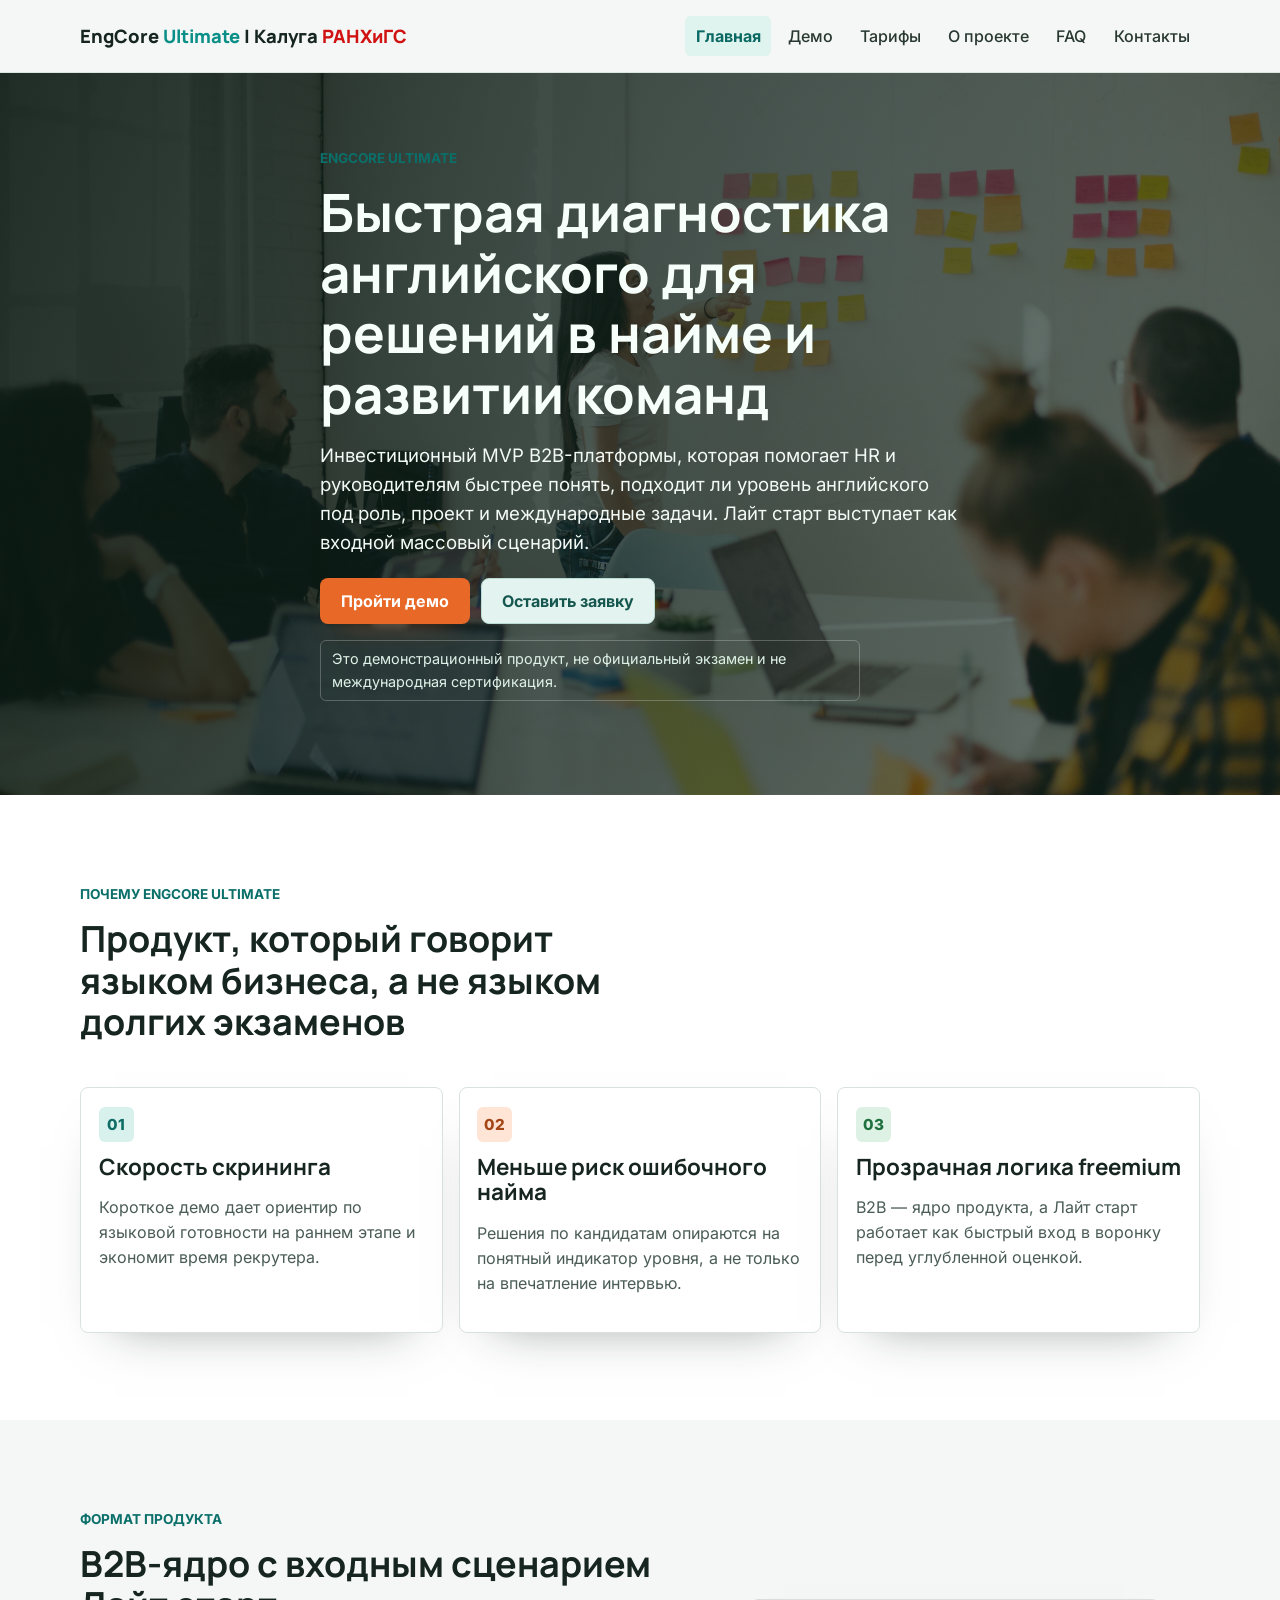
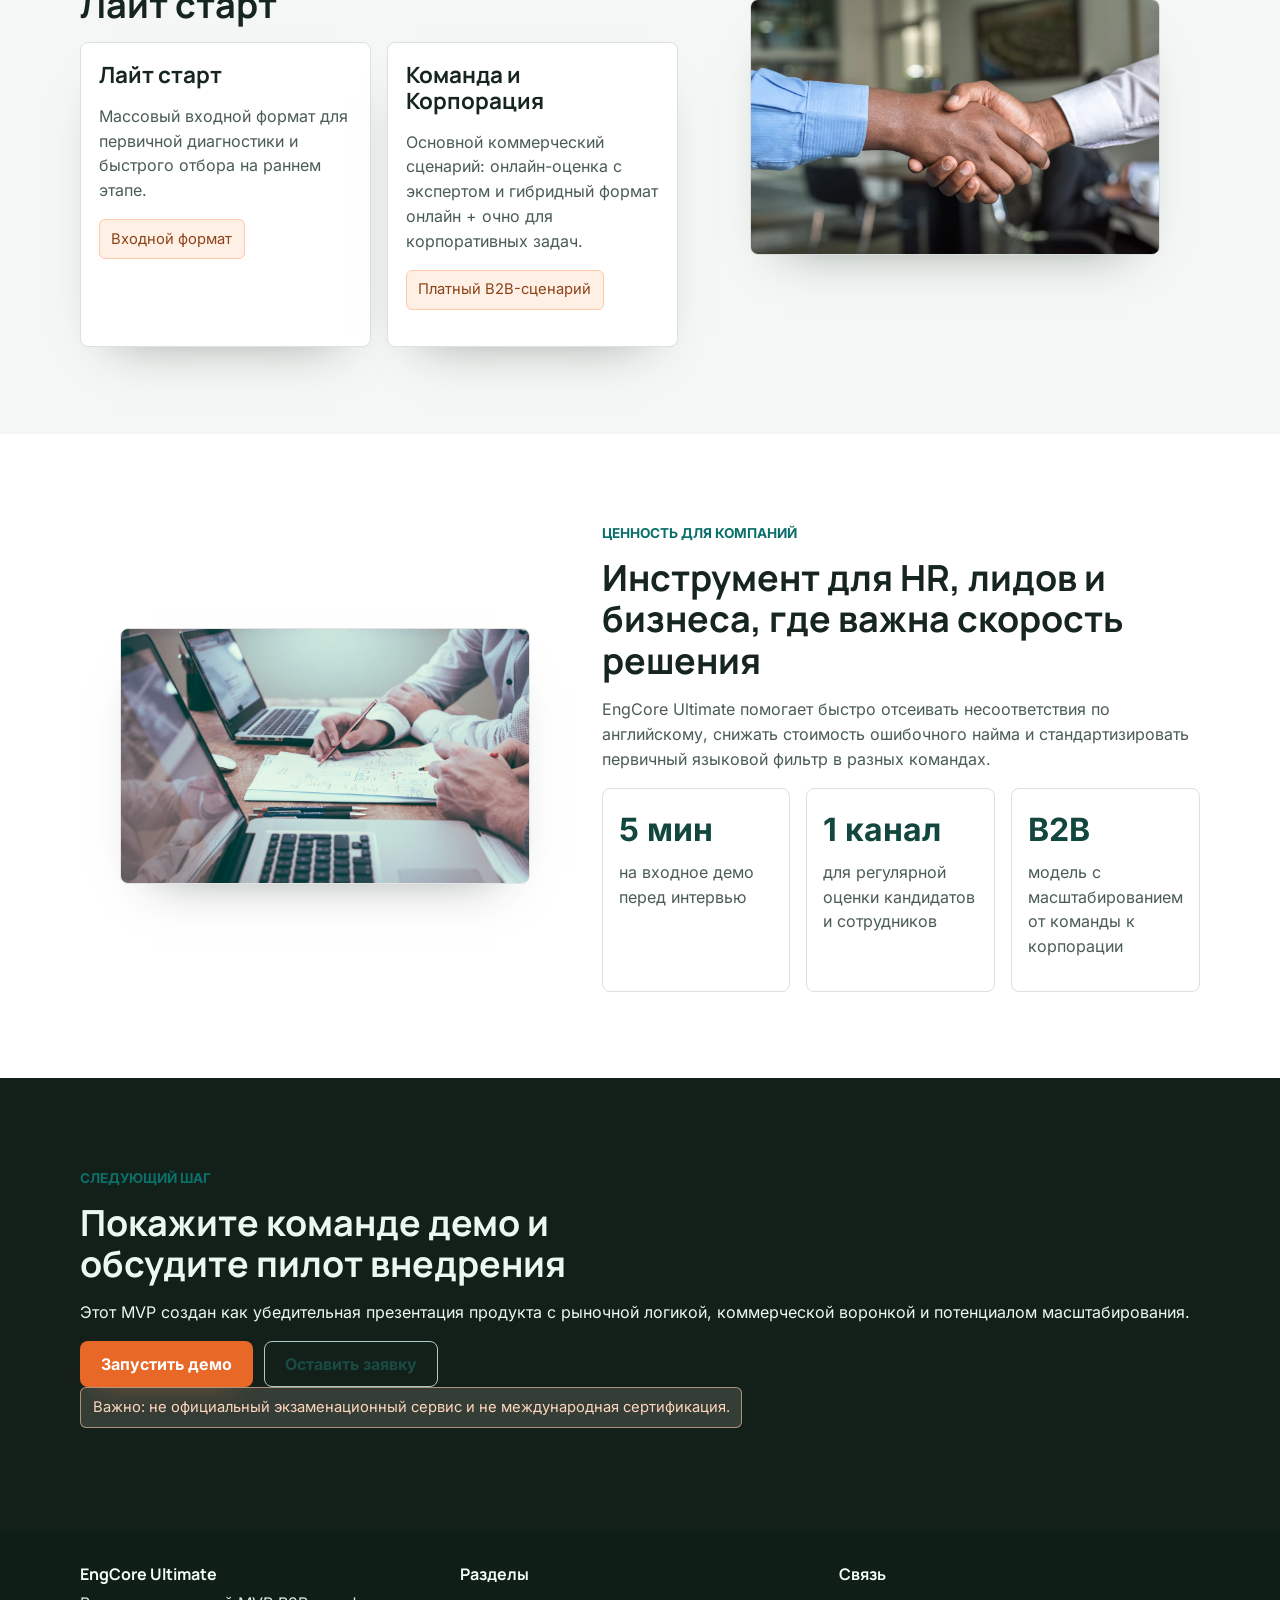
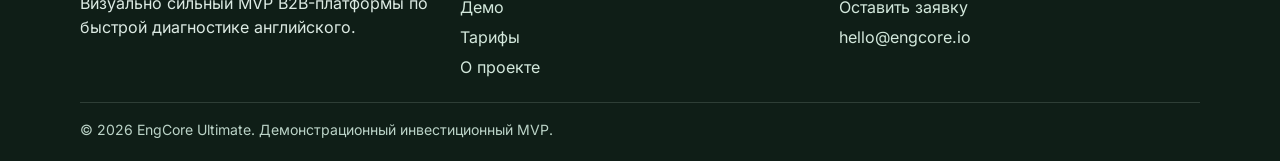
<file: index.html>
<!doctype html>
<html lang="ru">
  <head>
    <meta charset="utf-8" />
    <meta name="viewport" content="width=device-width, initial-scale=1" />
    <title>EngCore Ultimate — B2B диагностика уровня английского</title>
    <meta
      name="description"
      content="EngCore Ultimate — визуально сильный MVP B2B-сервиса для быстрой диагностики английского у кандидатов и сотрудников."
    />
    <link rel="stylesheet" href="assets/css/styles.css?v=20260410f" />
  </head>
  <body data-page="home">
    <header class="site-header">
      <div class="container header-inner">
        <a class="logo" href="index.html">
          <span class="logo-full">
            EngCore <span class="logo-ultimate">Ultimate</span> | Калуга
            <span class="logo-ranhigs">РАНХиГС</span>
          </span>
          <span class="logo-mobile">EngCore | <span class="logo-ranhigs">РАНХиГС</span></span>
        </a>
        <button class="menu-toggle" type="button" aria-expanded="false" aria-controls="primary-nav">Меню</button>
        <nav class="primary-nav" id="primary-nav">
          <a href="index.html" data-page-link="home">Главная</a>
          <a href="demo.html" data-page-link="demo">Демо</a>
          <a href="pricing.html" data-page-link="pricing">Тарифы</a>
          <a href="about.html" data-page-link="about">О проекте</a>
          <a href="faq.html" data-page-link="faq">FAQ</a>
          <a href="contacts.html" data-page-link="contacts">Контакты</a>
        </nav>
      </div>
    </header>

    <main>
      <section
        class="hero"
        style="
          background-image: linear-gradient(110deg, rgba(10, 25, 18, 0.9), rgba(15, 38, 29, 0.56)),
            url('assets/img/hero-index.webp');
          --hero-position: 50% 32%;
          --hero-position-mobile: 64% 34%;
        "
      >
        <div class="container hero__content" data-reveal>
          <span class="eyebrow">EngCore Ultimate</span>
          <h1>Быстрая диагностика английского для решений в найме и развитии команд</h1>
          <p class="lead">
            Инвестиционный MVP B2B-платформы, которая помогает HR и руководителям быстрее понять, подходит ли уровень
            английского под роль, проект и международные задачи. Лайт старт выступает как входной массовый сценарий.
          </p>
          <div class="hero-actions">
            <a class="btn btn-primary" href="demo.html">Пройти демо</a>
            <a class="btn btn-secondary" href="contacts.html#lead">Оставить заявку</a>
          </div>
          <p class="hero-note">Это демонстрационный продукт, не официальный экзамен и не международная сертификация.</p>
        </div>
      </section>

      <section class="section section--alt">
        <div class="container">
          <div class="section-head" data-reveal>
            <span class="eyebrow">Почему EngCore Ultimate</span>
            <h2 class="section-title">Продукт, который говорит языком бизнеса, а не языком долгих экзаменов</h2>
          </div>
          <div class="grid grid-3">
            <article class="feature" data-reveal>
              <span class="feature-icon feature-icon--teal">01</span>
              <h3>Скорость скрининга</h3>
              <p class="text-muted">
                Короткое демо дает ориентир по языковой готовности на раннем этапе и экономит время рекрутера.
              </p>
            </article>
            <article class="feature" data-reveal>
              <span class="feature-icon feature-icon--orange">02</span>
              <h3>Меньше риск ошибочного найма</h3>
              <p class="text-muted">
                Решения по кандидатам опираются на понятный индикатор уровня, а не только на впечатление интервью.
              </p>
            </article>
            <article class="feature" data-reveal>
              <span class="feature-icon feature-icon--green">03</span>
              <h3>Прозрачная логика freemium</h3>
              <p class="text-muted">
                B2B — ядро продукта, а Лайт старт работает как быстрый вход в воронку перед углубленной оценкой.
              </p>
            </article>
          </div>
        </div>
      </section>

      <section class="section">
        <div class="container split">
          <div data-reveal>
            <span class="eyebrow">Формат продукта</span>
            <h2>B2B-ядро с входным сценарием Лайт старт</h2>
            <div class="grid grid-2">
              <article class="feature">
                <h3>Лайт старт</h3>
                <p class="text-muted">
                  Массовый входной формат для первичной диагностики и быстрого отбора на раннем этапе.
                </p>
                <p class="badge-disclaimer">Входной формат</p>
              </article>
              <article class="feature">
                <h3>Команда и Корпорация</h3>
                <p class="text-muted">
                  Основной коммерческий сценарий: онлайн-оценка с экспертом и гибридный формат онлайн + очно для
                  корпоративных задач.
                </p>
                <p class="badge-disclaimer">Платный B2B-сценарий</p>
              </article>
            </div>
          </div>
          <figure class="media" data-reveal style="--media-position: 52% 40%">
            <img
              src="assets/img/index-hr-team.webp"
              alt="HR-команда обсуждает кандидатов"
              loading="lazy"
              decoding="async"
            />
          </figure>
        </div>
      </section>

      <section class="section section--alt">
        <div class="container split split--reverse">
          <figure class="media" data-reveal style="--media-position: 50% 42%">
            <img
              src="assets/img/index-managers.webp"
              alt="Руководители анализируют отчеты по команде"
              loading="lazy"
              decoding="async"
            />
          </figure>
          <div data-reveal>
            <span class="eyebrow">Ценность для компаний</span>
            <h2>Инструмент для HR, лидов и бизнеса, где важна скорость решения</h2>
            <p class="text-muted">
              EngCore Ultimate помогает быстро отсеивать несоответствия по английскому, снижать стоимость ошибочного
              найма и стандартизировать первичный языковой фильтр в разных командах.
            </p>
            <div class="kpis">
              <article class="kpi">
                <strong>5 мин</strong>
                <p class="text-muted">на входное демо перед интервью</p>
              </article>
              <article class="kpi">
                <strong>1 канал</strong>
                <p class="text-muted">для регулярной оценки кандидатов и сотрудников</p>
              </article>
              <article class="kpi">
                <strong>B2B</strong>
                <p class="text-muted">модель с масштабированием от команды к корпорации</p>
              </article>
            </div>
          </div>
        </div>
      </section>

      <section class="section cta-band">
        <div class="container" data-reveal>
          <span class="eyebrow">Следующий шаг</span>
          <h2 class="section-title">Покажите команде демо и обсудите пилот внедрения</h2>
          <p>
            Этот MVP создан как убедительная презентация продукта с рыночной логикой, коммерческой воронкой и
            потенциалом масштабирования.
          </p>
          <div class="hero-actions">
            <a class="btn btn-primary" href="demo.html">Запустить демо</a>
            <a class="btn btn-ghost" href="contacts.html#lead">Оставить заявку</a>
          </div>
          <p class="badge-disclaimer">Важно: не официальный экзаменационный сервис и не международная сертификация.</p>
        </div>
      </section>
    </main>

    <footer class="site-footer">
      <div class="container footer-grid">
        <div>
          <h4>EngCore Ultimate</h4>
          <p>Визуально сильный MVP B2B-платформы по быстрой диагностике английского.</p>
        </div>
        <div>
          <h4>Разделы</h4>
          <a href="demo.html">Демо</a><br />
          <a href="pricing.html">Тарифы</a><br />
          <a href="about.html">О проекте</a>
        </div>
        <div>
          <h4>Связь</h4>
          <a href="contacts.html#lead">Оставить заявку</a><br />
          <a href="mailto:hello@engcore.io">hello@engcore.io</a>
        </div>
      </div>
      <div class="container footer-bottom">
        © <span data-current-year></span> EngCore Ultimate. Демонстрационный инвестиционный MVP.
      </div>
    </footer>

    <script src="assets/js/main.js"></script>
  </body>
</html>
</file>
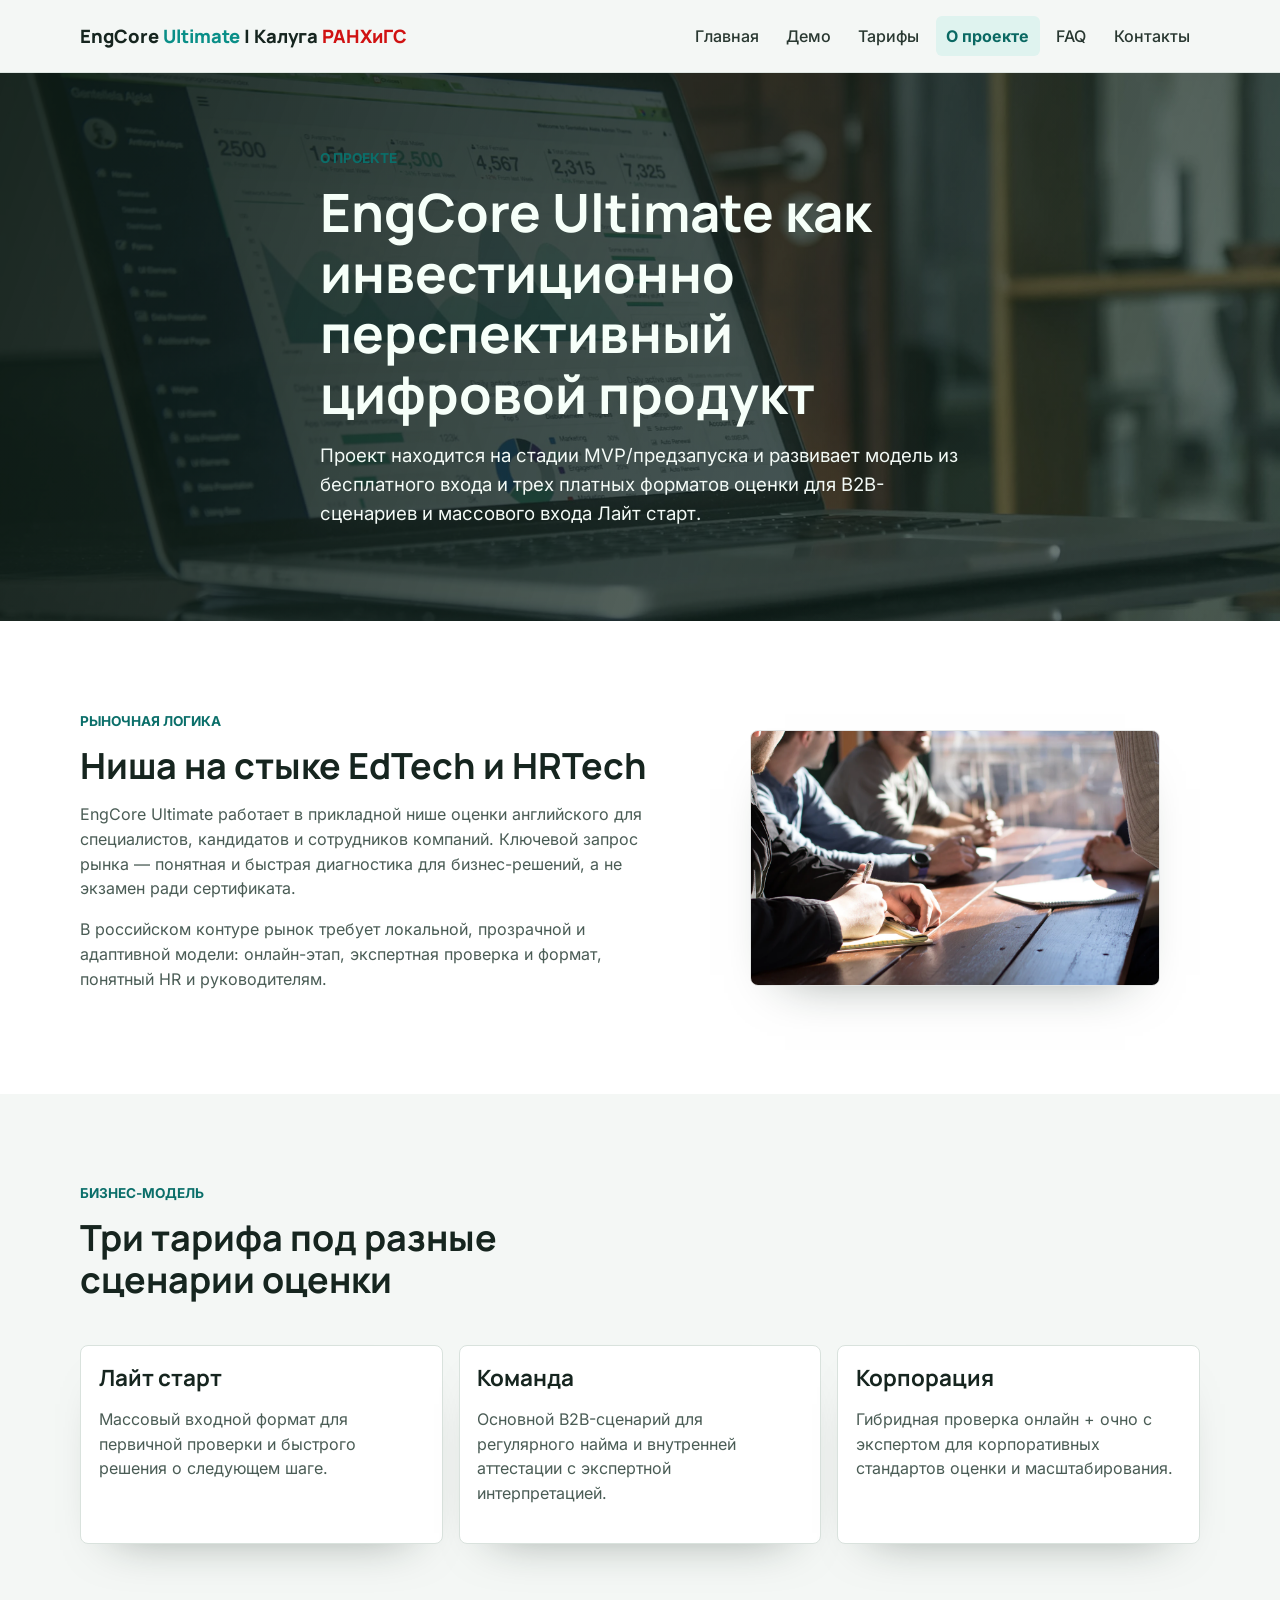
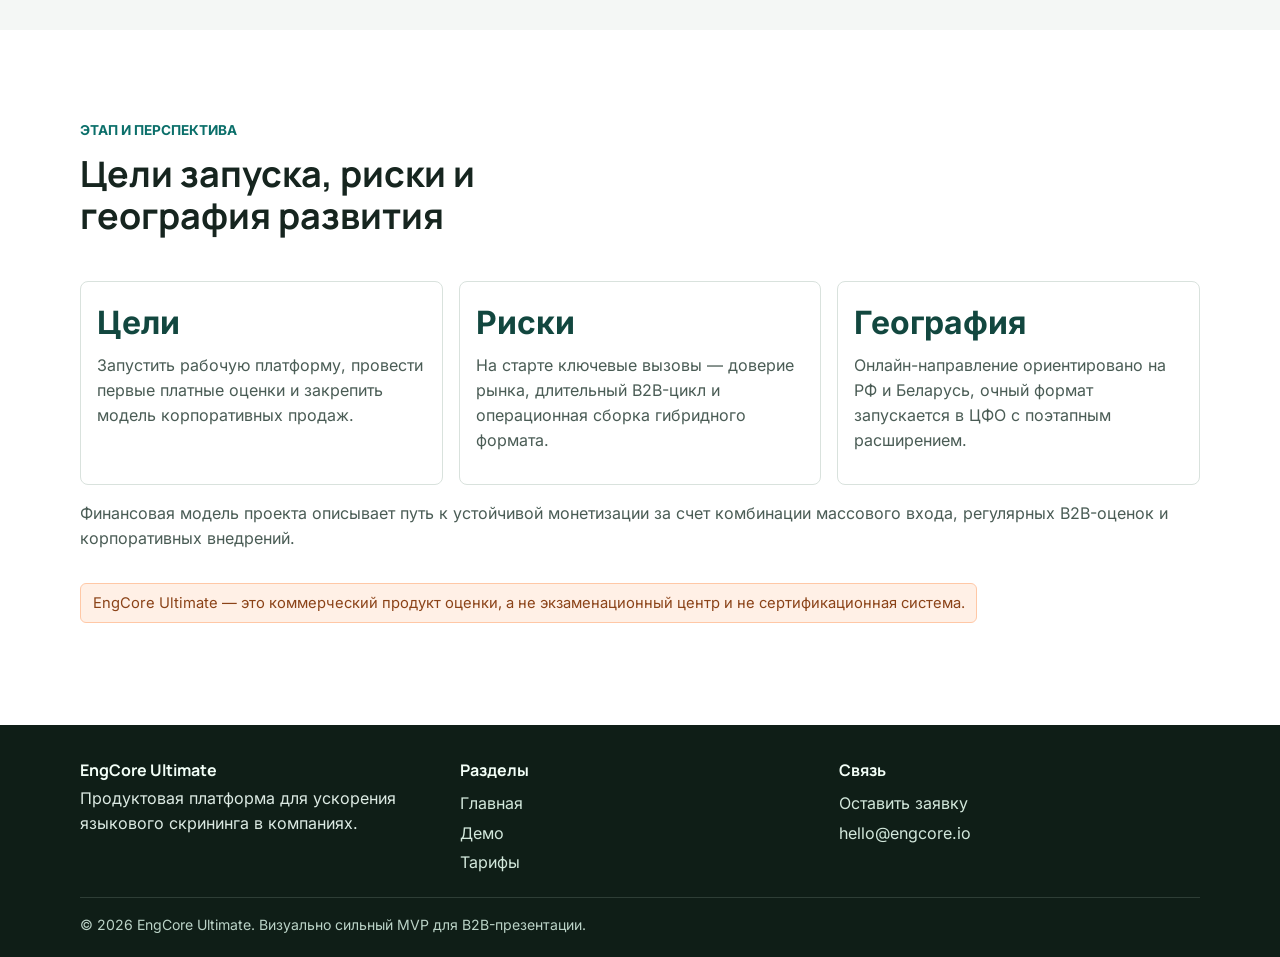
<file: about.html>
<!doctype html>
<html lang="ru">
  <head>
    <meta charset="utf-8" />
    <meta name="viewport" content="width=device-width, initial-scale=1" />
    <title>О проекте — EngCore Ultimate</title>
    <meta
      name="description"
      content="О проекте EngCore Ultimate: рыночная логика, бизнес-модель и потенциал масштабирования B2B-сервиса."
    />
    <link rel="stylesheet" href="assets/css/styles.css?v=20260410f" />
  </head>
  <body data-page="about">
    <header class="site-header">
      <div class="container header-inner">
        <a class="logo" href="index.html">
          <span class="logo-full">
            EngCore <span class="logo-ultimate">Ultimate</span> | Калуга
            <span class="logo-ranhigs">РАНХиГС</span>
          </span>
          <span class="logo-mobile">EngCore | <span class="logo-ranhigs">РАНХиГС</span></span>
        </a>
        <button class="menu-toggle" type="button" aria-expanded="false" aria-controls="primary-nav">Меню</button>
        <nav class="primary-nav" id="primary-nav">
          <a href="index.html" data-page-link="home">Главная</a>
          <a href="demo.html" data-page-link="demo">Демо</a>
          <a href="pricing.html" data-page-link="pricing">Тарифы</a>
          <a href="about.html" data-page-link="about">О проекте</a>
          <a href="faq.html" data-page-link="faq">FAQ</a>
          <a href="contacts.html" data-page-link="contacts">Контакты</a>
        </nav>
      </div>
    </header>

    <main>
      <section
        class="hero hero--short"
        style="
          background-image: linear-gradient(110deg, rgba(10, 25, 18, 0.9), rgba(15, 38, 29, 0.56)),
            url('assets/img/hero-about.webp');
          --hero-position: 50% 30%;
          --hero-position-mobile: 64% 36%;
        "
      >
        <div class="container hero__content" data-reveal>
          <span class="eyebrow">О проекте</span>
          <h1>EngCore Ultimate как инвестиционно перспективный цифровой продукт</h1>
          <p class="lead">
            Проект находится на стадии MVP/предзапуска и развивает модель из бесплатного входа и трех платных
            форматов оценки для B2B-сценариев и массового входа Лайт старт.
          </p>
        </div>
      </section>

      <section class="section section--alt">
        <div class="container split">
          <div data-reveal>
            <span class="eyebrow">Рыночная логика</span>
            <h2>Ниша на стыке EdTech и HRTech</h2>
            <p class="text-muted">
              EngCore Ultimate работает в прикладной нише оценки английского для специалистов, кандидатов и
              сотрудников компаний. Ключевой запрос рынка — понятная и быстрая диагностика для бизнес-решений, а не
              экзамен ради сертификата.
            </p>
            <p class="text-muted">
              В российском контуре рынок требует локальной, прозрачной и адаптивной модели: онлайн-этап, экспертная
              проверка и формат, понятный HR и руководителям.
            </p>
          </div>
          <figure class="media" data-reveal style="--media-position: 50% 38%">
            <img
              src="assets/img/about-team.webp"
              alt="Команда обсуждает стратегию роста продукта"
              loading="lazy"
              decoding="async"
            />
          </figure>
        </div>
      </section>

      <section class="section">
        <div class="container">
          <div class="section-head" data-reveal>
            <span class="eyebrow">Бизнес-модель</span>
            <h2 class="section-title">Три тарифа под разные сценарии оценки</h2>
          </div>
          <div class="grid grid-3">
            <article class="feature" data-reveal>
              <h3>Лайт старт</h3>
              <p class="text-muted">
                Массовый входной формат для первичной проверки и быстрого решения о следующем шаге.
              </p>
            </article>
            <article class="feature" data-reveal>
              <h3>Команда</h3>
              <p class="text-muted">
                Основной B2B-сценарий для регулярного найма и внутренней аттестации с экспертной интерпретацией.
              </p>
            </article>
            <article class="feature" data-reveal>
              <h3>Корпорация</h3>
              <p class="text-muted">
                Гибридная проверка онлайн + очно с экспертом для корпоративных стандартов оценки и масштабирования.
              </p>
            </article>
          </div>
        </div>
      </section>

      <section class="section section--alt">
        <div class="container">
          <div class="section-head" data-reveal>
            <span class="eyebrow">Этап и перспектива</span>
            <h2 class="section-title">Цели запуска, риски и география развития</h2>
          </div>
          <div class="grid grid-3">
            <article class="kpi" data-reveal>
              <strong>Цели</strong>
              <p class="text-muted">
                Запустить рабочую платформу, провести первые платные оценки и закрепить модель корпоративных продаж.
              </p>
            </article>
            <article class="kpi" data-reveal>
              <strong>Риски</strong>
              <p class="text-muted">
                На старте ключевые вызовы — доверие рынка, длительный B2B-цикл и операционная сборка гибридного формата.
              </p>
            </article>
            <article class="kpi" data-reveal>
              <strong>География</strong>
              <p class="text-muted">
                Онлайн-направление ориентировано на РФ и Беларусь, очный формат запускается в ЦФО с поэтапным расширением.
              </p>
            </article>
          </div>
          <p class="text-muted" style="margin-top: 1rem">
            Финансовая модель проекта описывает путь к устойчивой монетизации за счет комбинации массового входа,
            регулярных B2B-оценок и корпоративных внедрений.
          </p>
          <p class="badge-disclaimer" style="margin-top: 1rem">
            EngCore Ultimate — это коммерческий продукт оценки, а не экзаменационный центр и не сертификационная система.
          </p>
        </div>
      </section>
    </main>

    <footer class="site-footer">
      <div class="container footer-grid">
        <div>
          <h4>EngCore Ultimate</h4>
          <p>Продуктовая платформа для ускорения языкового скрининга в компаниях.</p>
        </div>
        <div>
          <h4>Разделы</h4>
          <a href="index.html">Главная</a><br />
          <a href="demo.html">Демо</a><br />
          <a href="pricing.html">Тарифы</a>
        </div>
        <div>
          <h4>Связь</h4>
          <a href="contacts.html#lead">Оставить заявку</a><br />
          <a href="mailto:hello@engcore.io">hello@engcore.io</a>
        </div>
      </div>
      <div class="container footer-bottom">
        © <span data-current-year></span> EngCore Ultimate. Визуально сильный MVP для B2B-презентации.
      </div>
    </footer>

    <script src="assets/js/main.js"></script>
  </body>
</html>
</file>
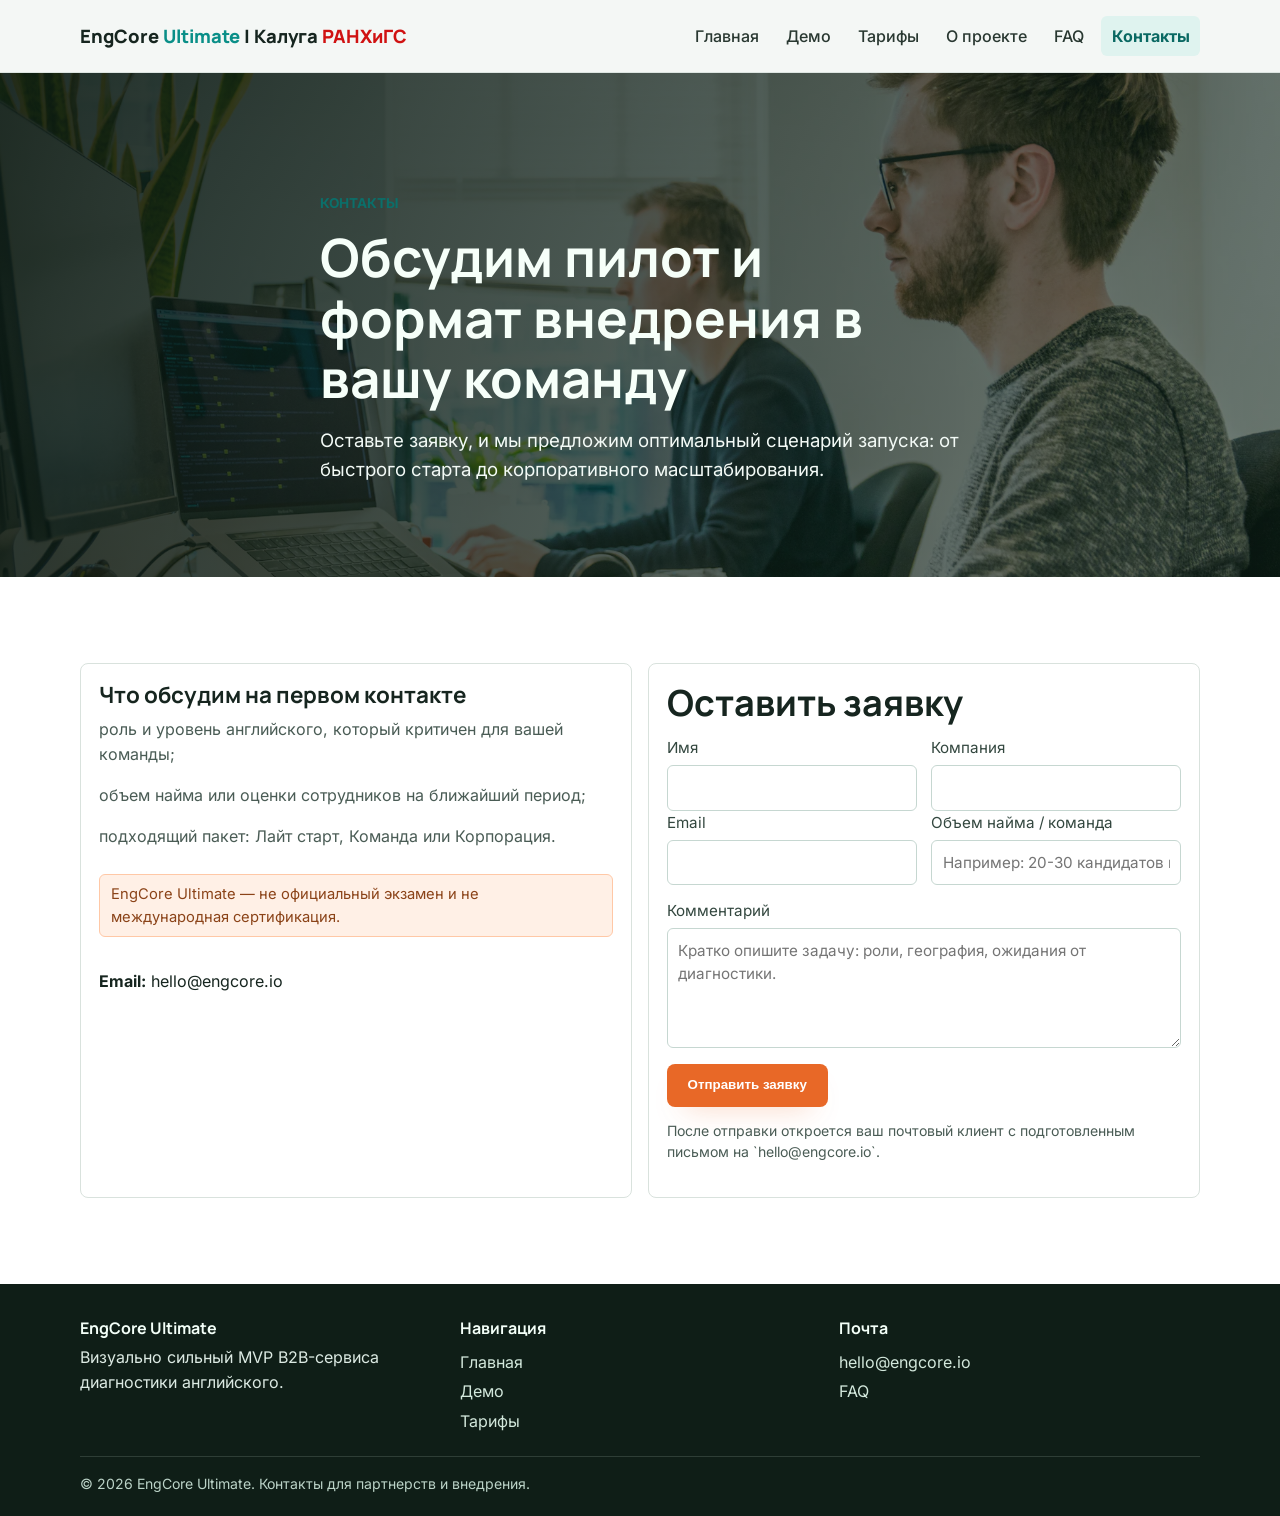
<file: contacts.html>
<!doctype html>
<html lang="ru">
  <head>
    <meta charset="utf-8" />
    <meta name="viewport" content="width=device-width, initial-scale=1" />
    <title>Контакты — EngCore Ultimate</title>
    <meta
      name="description"
      content="Оставьте заявку на внедрение EngCore Ultimate и обсудите пилотный запуск в вашей компании."
    />
    <link rel="stylesheet" href="assets/css/styles.css?v=20260410f" />
  </head>
  <body data-page="contacts">
    <header class="site-header">
      <div class="container header-inner">
        <a class="logo" href="index.html">
          <span class="logo-full">
            EngCore <span class="logo-ultimate">Ultimate</span> | Калуга
            <span class="logo-ranhigs">РАНХиГС</span>
          </span>
          <span class="logo-mobile">EngCore | <span class="logo-ranhigs">РАНХиГС</span></span>
        </a>
        <button class="menu-toggle" type="button" aria-expanded="false" aria-controls="primary-nav">Меню</button>
        <nav class="primary-nav" id="primary-nav">
          <a href="index.html" data-page-link="home">Главная</a>
          <a href="demo.html" data-page-link="demo">Демо</a>
          <a href="pricing.html" data-page-link="pricing">Тарифы</a>
          <a href="about.html" data-page-link="about">О проекте</a>
          <a href="faq.html" data-page-link="faq">FAQ</a>
          <a href="contacts.html" data-page-link="contacts">Контакты</a>
        </nav>
      </div>
    </header>

    <main>
      <section
        class="hero hero--short"
        style="
          background-image: linear-gradient(110deg, rgba(10, 25, 18, 0.9), rgba(15, 38, 29, 0.56)),
            url('assets/img/hero-contacts.webp');
          --hero-position: 54% 34%;
          --hero-position-mobile: 72% 36%;
        "
      >
        <div class="container hero__content" data-reveal>
          <span class="eyebrow">Контакты</span>
          <h1>Обсудим пилот и формат внедрения в вашу команду</h1>
          <p class="lead">
            Оставьте заявку, и мы предложим оптимальный сценарий запуска: от быстрого старта до корпоративного
            масштабирования.
          </p>
        </div>
      </section>

      <section class="section section--alt" id="lead">
        <div class="container contact-wrap">
          <aside class="contact-meta" data-reveal>
            <h3>Что обсудим на первом контакте</h3>
            <p class="text-muted">роль и уровень английского, который критичен для вашей команды;</p>
            <p class="text-muted">объем найма или оценки сотрудников на ближайший период;</p>
            <p class="text-muted">подходящий пакет: Лайт старт, Команда или Корпорация.</p>
            <p class="badge-disclaimer" style="margin-top: 0.6rem">
              EngCore Ultimate — не официальный экзамен и не международная сертификация.
            </p>
            <p style="margin-top: 1rem"><strong>Email:</strong> <a href="mailto:hello@engcore.io">hello@engcore.io</a></p>
          </aside>

          <form class="lead-form" id="leadForm" data-reveal>
            <h2 style="margin-bottom: 0.8rem">Оставить заявку</h2>
            <div class="form-grid form-grid--two">
              <label>
                Имя
                <input type="text" name="name" required />
              </label>
              <label>
                Компания
                <input type="text" name="company" required />
              </label>
            </div>

            <div class="form-grid form-grid--two">
              <label>
                Email
                <input type="email" name="email" required />
              </label>
              <label>
                Объем найма / команда
                <input type="text" name="teamSize" placeholder="Например: 20-30 кандидатов в месяц" required />
              </label>
            </div>

            <label style="margin-top: 0.85rem">
              Комментарий
              <textarea
                name="message"
                placeholder="Кратко опишите задачу: роли, география, ожидания от диагностики."
              ></textarea>
            </label>

            <button class="btn btn-primary" type="submit" style="margin-top: 1rem">Отправить заявку</button>
            <p class="form-note">
              После отправки откроется ваш почтовый клиент с подготовленным письмом на `hello@engcore.io`.
            </p>
            <p class="form-status" id="formStatus" role="status" aria-live="polite"></p>
          </form>
        </div>
      </section>
    </main>

    <footer class="site-footer">
      <div class="container footer-grid">
        <div>
          <h4>EngCore Ultimate</h4>
          <p>Визуально сильный MVP B2B-сервиса диагностики английского.</p>
        </div>
        <div>
          <h4>Навигация</h4>
          <a href="index.html">Главная</a><br />
          <a href="demo.html">Демо</a><br />
          <a href="pricing.html">Тарифы</a>
        </div>
        <div>
          <h4>Почта</h4>
          <a href="mailto:hello@engcore.io">hello@engcore.io</a><br />
          <a href="faq.html">FAQ</a>
        </div>
      </div>
      <div class="container footer-bottom">
        © <span data-current-year></span> EngCore Ultimate. Контакты для партнерств и внедрения.
      </div>
    </footer>

    <script src="assets/js/main.js"></script>
  </body>
</html>
</file>
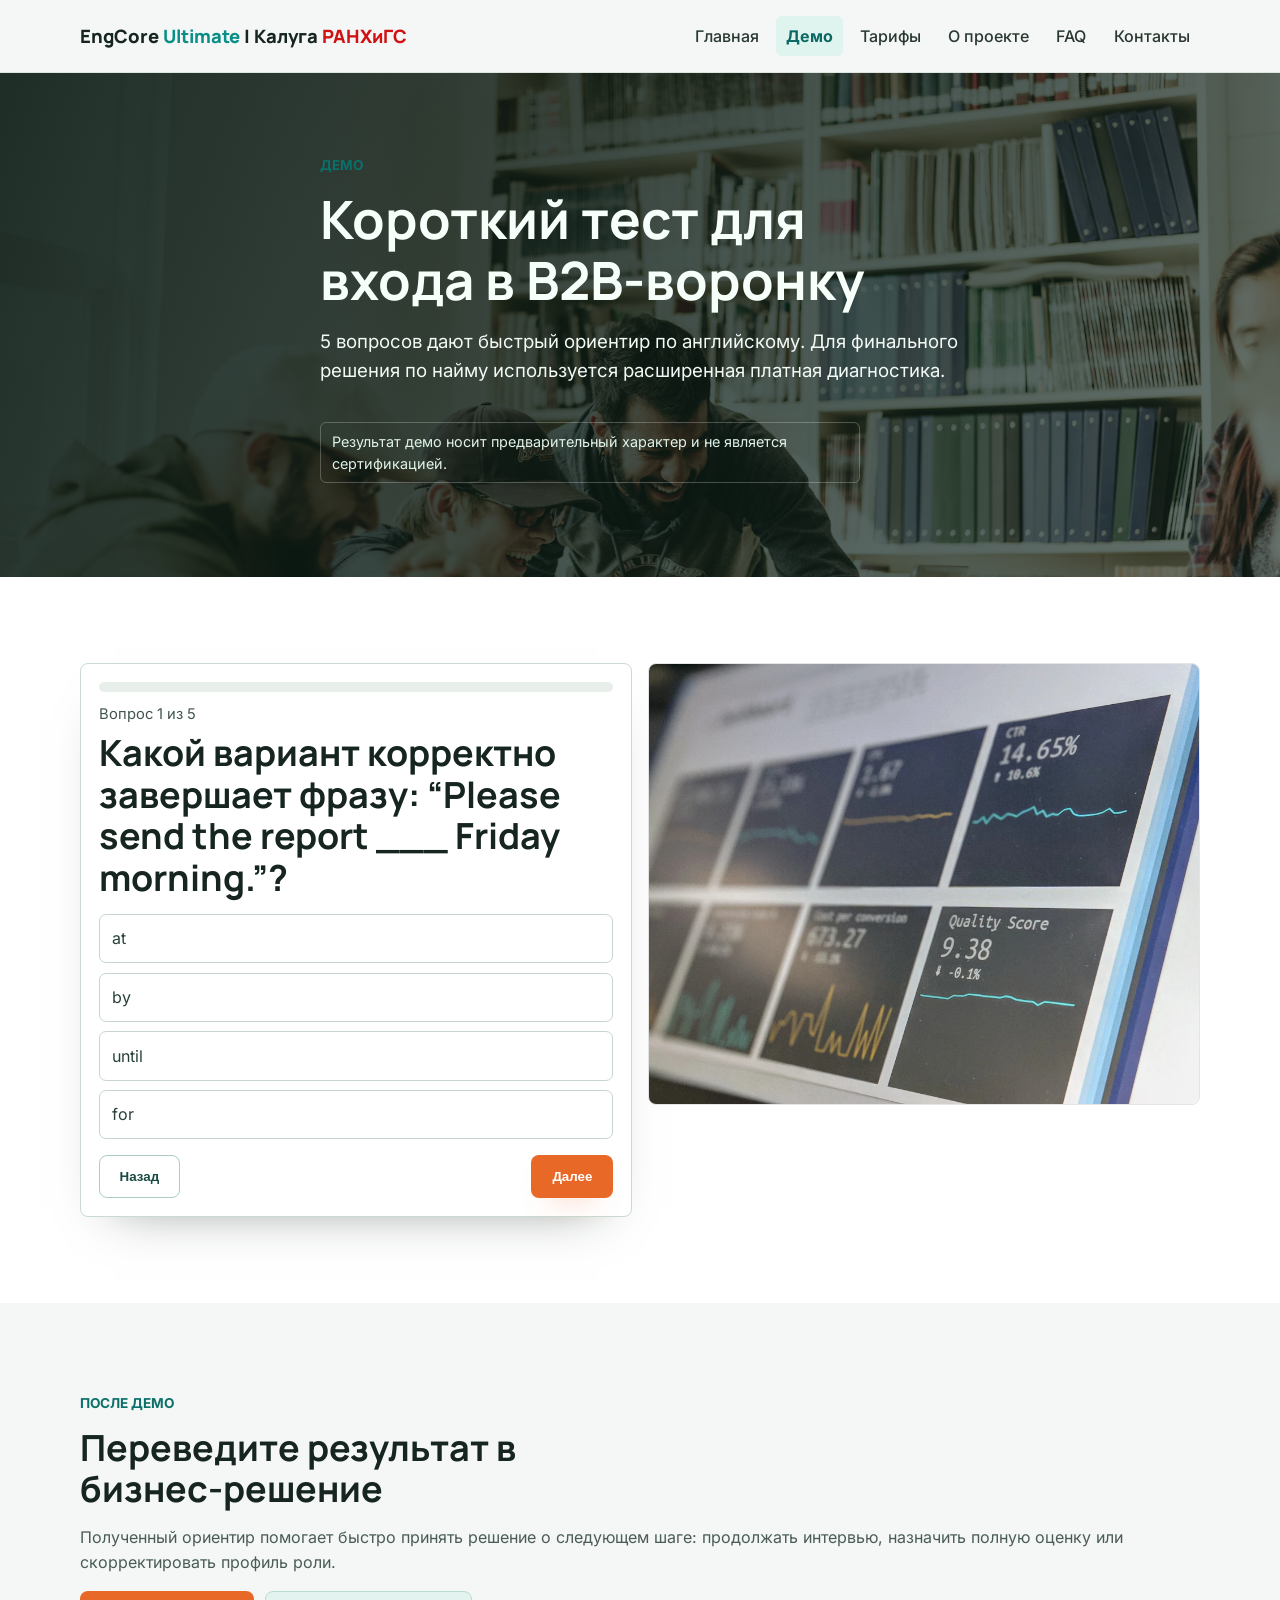
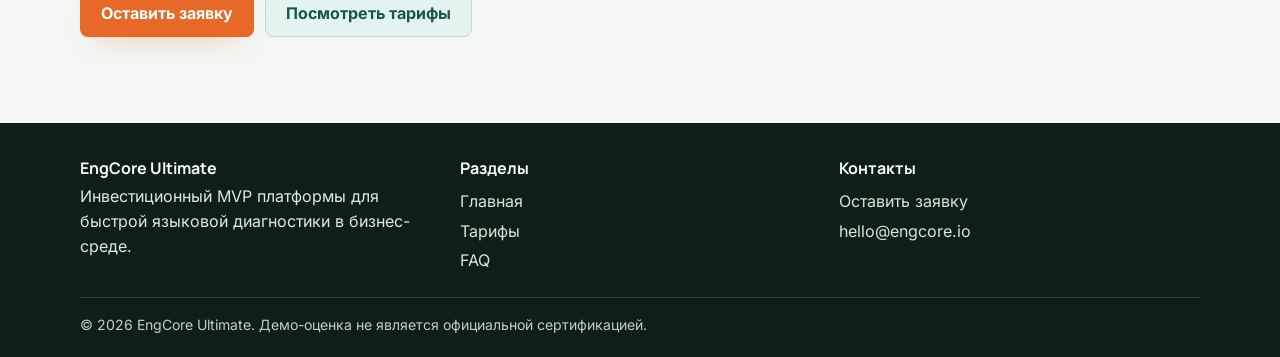
<file: demo.html>
<!doctype html>
<html lang="ru">
  <head>
    <meta charset="utf-8" />
    <meta name="viewport" content="width=device-width, initial-scale=1" />
    <title>Демо — EngCore Ultimate</title>
    <meta
      name="description"
      content="Короткое демо EngCore Ultimate: 5 вопросов для первичной оценки английского в B2B-воронке."
    />
    <link rel="stylesheet" href="assets/css/styles.css?v=20260410f" />
  </head>
  <body data-page="demo">
    <header class="site-header">
      <div class="container header-inner">
        <a class="logo" href="index.html">
          <span class="logo-full">
            EngCore <span class="logo-ultimate">Ultimate</span> | Калуга
            <span class="logo-ranhigs">РАНХиГС</span>
          </span>
          <span class="logo-mobile">EngCore | <span class="logo-ranhigs">РАНХиГС</span></span>
        </a>
        <button class="menu-toggle" type="button" aria-expanded="false" aria-controls="primary-nav">Меню</button>
        <nav class="primary-nav" id="primary-nav">
          <a href="index.html" data-page-link="home">Главная</a>
          <a href="demo.html" data-page-link="demo">Демо</a>
          <a href="pricing.html" data-page-link="pricing">Тарифы</a>
          <a href="about.html" data-page-link="about">О проекте</a>
          <a href="faq.html" data-page-link="faq">FAQ</a>
          <a href="contacts.html" data-page-link="contacts">Контакты</a>
        </nav>
      </div>
    </header>

    <main>
      <section
        class="hero hero--short"
        style="
          background-image: linear-gradient(110deg, rgba(10, 25, 18, 0.9), rgba(15, 38, 29, 0.56)),
            url('assets/img/hero-demo.webp');
          --hero-position: 50% 30%;
          --hero-position-mobile: 70% 34%;
        "
      >
        <div class="container hero__content" data-reveal>
          <span class="eyebrow">Демо</span>
          <h1>Короткий тест для входа в B2B-воронку</h1>
          <p class="lead">
            5 вопросов дают быстрый ориентир по английскому. Для финального решения по найму используется расширенная
            платная диагностика.
          </p>
          <p class="hero-note">Результат демо носит предварительный характер и не является сертификацией.</p>
        </div>
      </section>

      <section class="section section--alt">
        <div class="container demo-layout">
          <div id="demoApp" class="demo-shell" data-reveal>
            <div class="demo-progress"><span data-demo-progress></span></div>
            <p class="demo-step" data-demo-step>Вопрос 1 из 5</p>
            <h2 class="demo-question" data-demo-question></h2>
            <div class="demo-options" data-demo-options></div>

            <div class="demo-controls">
              <button class="btn btn-ghost" type="button" data-demo-prev>Назад</button>
              <button class="btn btn-primary" type="button" data-demo-next>Далее</button>
            </div>

            <div class="demo-result" data-demo-result hidden>
              <p class="demo-score" data-demo-score></p>
              <h3 data-demo-level></h3>
              <p class="text-muted" data-demo-summary></p>
              <div class="demo-result-actions">
                <a class="btn btn-primary" href="contacts.html#lead" data-demo-lead>Оставить заявку на полную оценку</a>
                <button class="btn btn-secondary" type="button" data-demo-restart>Пройти еще раз</button>
              </div>
            </div>
          </div>

          <aside class="demo-image" data-reveal style="--media-position: 58% 35%">
            <img
              src="assets/img/demo-side.webp"
              alt="Специалист проходит онлайн-оценку"
              loading="lazy"
              decoding="async"
            />
          </aside>
        </div>
      </section>

      <section class="section">
        <div class="container" data-reveal>
          <span class="eyebrow">После демо</span>
          <h2 class="section-title">Переведите результат в бизнес-решение</h2>
          <p class="text-muted">
            Полученный ориентир помогает быстро принять решение о следующем шаге: продолжать интервью, назначить полную
            оценку или скорректировать профиль роли.
          </p>
          <div class="hero-actions">
            <a class="btn btn-primary" href="contacts.html#lead">Оставить заявку</a>
            <a class="btn btn-secondary" href="pricing.html">Посмотреть тарифы</a>
          </div>
        </div>
      </section>
    </main>

    <footer class="site-footer">
      <div class="container footer-grid">
        <div>
          <h4>EngCore Ultimate</h4>
          <p>Инвестиционный MVP платформы для быстрой языковой диагностики в бизнес-среде.</p>
        </div>
        <div>
          <h4>Разделы</h4>
          <a href="index.html">Главная</a><br />
          <a href="pricing.html">Тарифы</a><br />
          <a href="faq.html">FAQ</a>
        </div>
        <div>
          <h4>Контакты</h4>
          <a href="contacts.html#lead">Оставить заявку</a><br />
          <a href="mailto:hello@engcore.io">hello@engcore.io</a>
        </div>
      </div>
      <div class="container footer-bottom">
        © <span data-current-year></span> EngCore Ultimate. Демо-оценка не является официальной сертификацией.
      </div>
    </footer>

    <script src="assets/js/main.js"></script>
    <script src="assets/js/demo.js"></script>
  </body>
</html>
</file>
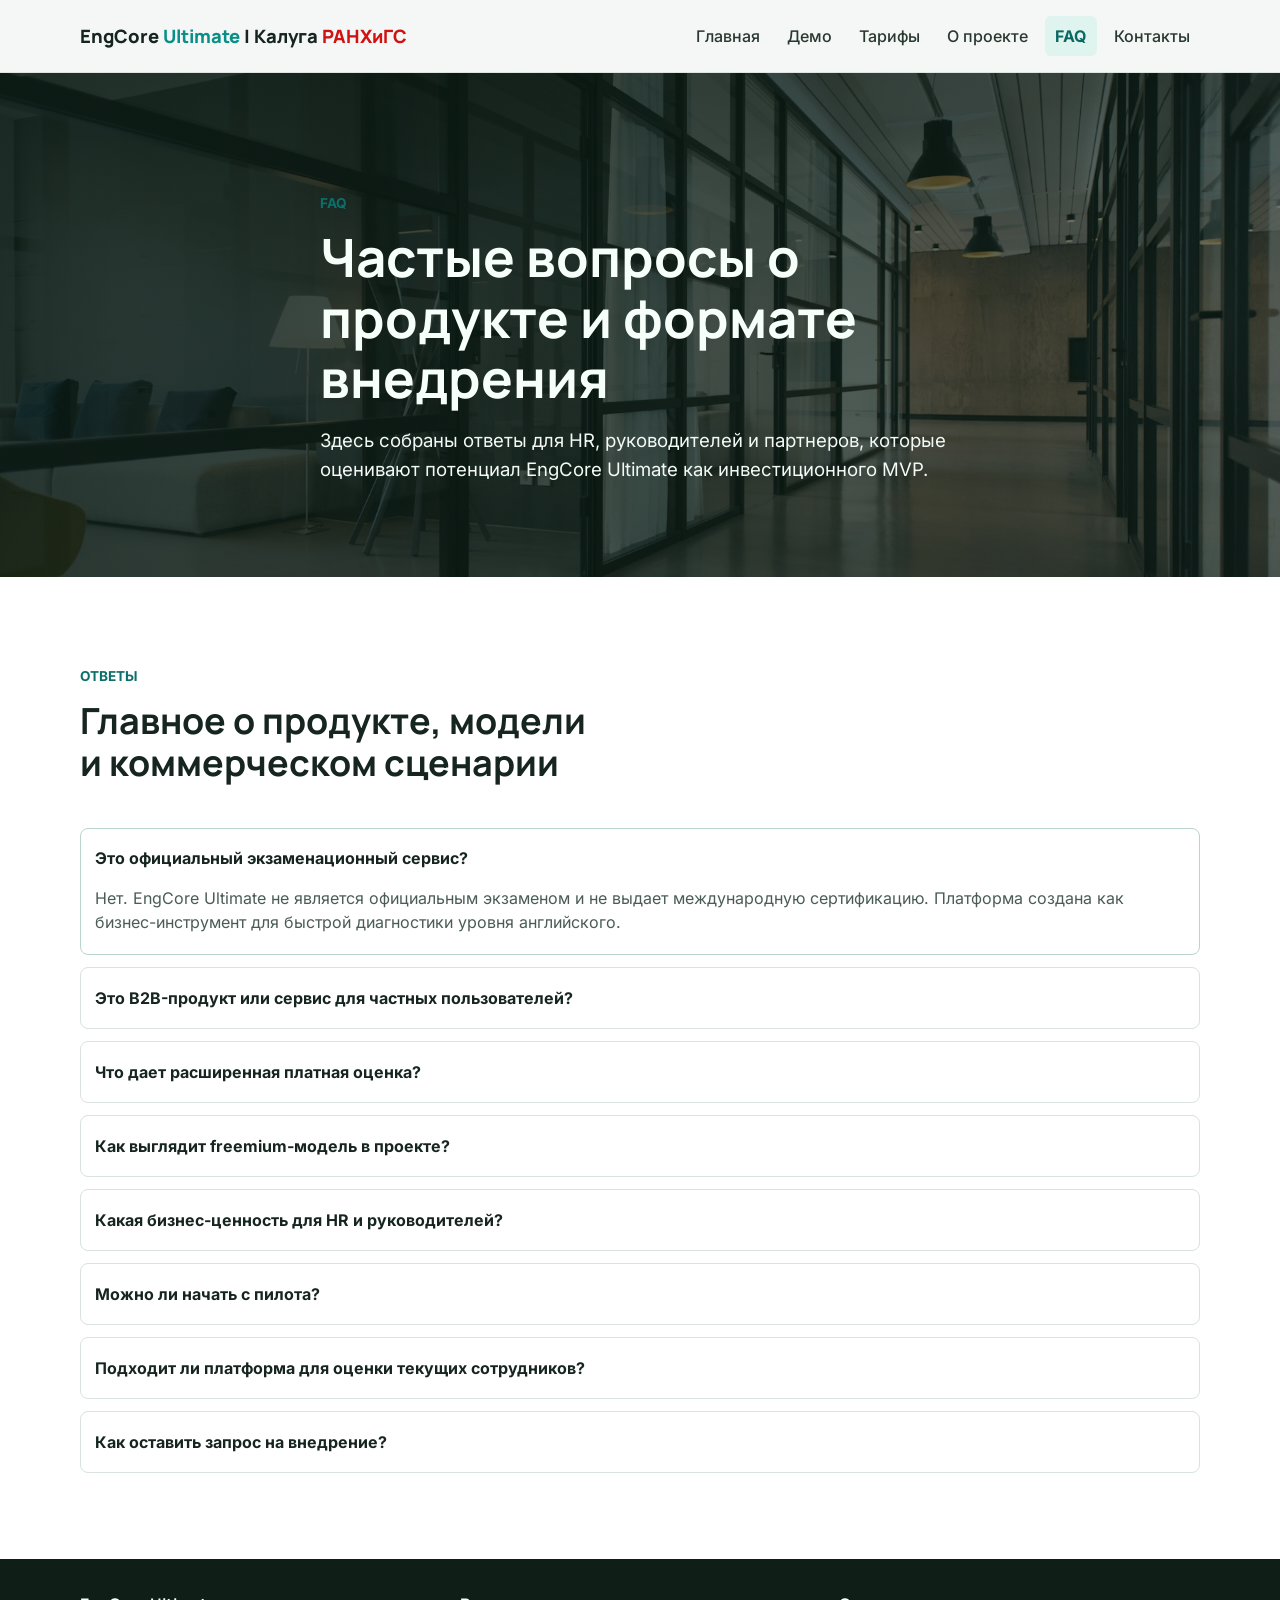
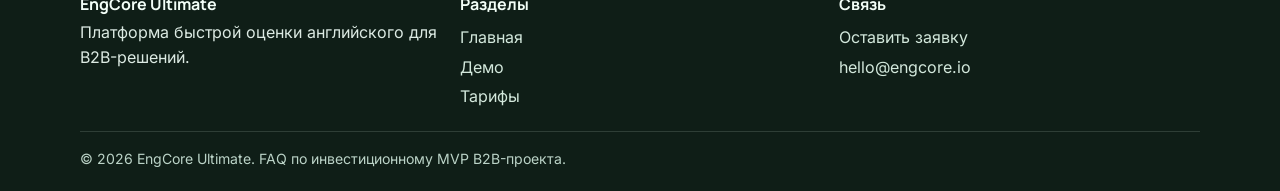
<file: faq.html>
<!doctype html>
<html lang="ru">
  <head>
    <meta charset="utf-8" />
    <meta name="viewport" content="width=device-width, initial-scale=1" />
    <title>FAQ — EngCore Ultimate</title>
    <meta
      name="description"
      content="Ответы на вопросы о модели EngCore Ultimate: демо, платная оценка, внедрение и бизнес-ценность."
    />
    <link rel="stylesheet" href="assets/css/styles.css?v=20260410f" />
  </head>
  <body data-page="faq">
    <header class="site-header">
      <div class="container header-inner">
        <a class="logo" href="index.html">
          <span class="logo-full">
            EngCore <span class="logo-ultimate">Ultimate</span> | Калуга
            <span class="logo-ranhigs">РАНХиГС</span>
          </span>
          <span class="logo-mobile">EngCore | <span class="logo-ranhigs">РАНХиГС</span></span>
        </a>
        <button class="menu-toggle" type="button" aria-expanded="false" aria-controls="primary-nav">Меню</button>
        <nav class="primary-nav" id="primary-nav">
          <a href="index.html" data-page-link="home">Главная</a>
          <a href="demo.html" data-page-link="demo">Демо</a>
          <a href="pricing.html" data-page-link="pricing">Тарифы</a>
          <a href="about.html" data-page-link="about">О проекте</a>
          <a href="faq.html" data-page-link="faq">FAQ</a>
          <a href="contacts.html" data-page-link="contacts">Контакты</a>
        </nav>
      </div>
    </header>

    <main>
      <section
        class="hero hero--short"
        style="
          background-image: linear-gradient(110deg, rgba(10, 25, 18, 0.9), rgba(15, 38, 29, 0.56)),
            url('assets/img/hero-faq.webp');
          --hero-position: 50% 28%;
          --hero-position-mobile: 68% 32%;
        "
      >
        <div class="container hero__content" data-reveal>
          <span class="eyebrow">FAQ</span>
          <h1>Частые вопросы о продукте и формате внедрения</h1>
          <p class="lead">
            Здесь собраны ответы для HR, руководителей и партнеров, которые оценивают потенциал EngCore Ultimate как
            инвестиционного MVP.
          </p>
        </div>
      </section>

      <section class="section section--alt">
        <div class="container">
          <div class="section-head" data-reveal>
            <span class="eyebrow">Ответы</span>
            <h2 class="section-title">Главное о продукте, модели и коммерческом сценарии</h2>
          </div>

          <div class="faq-list" data-reveal>
            <details class="faq-item" data-faq-item open>
              <summary>Это официальный экзаменационный сервис?</summary>
              <p>
                Нет. EngCore Ultimate не является официальным экзаменом и не выдает международную сертификацию.
                Платформа создана как бизнес-инструмент для быстрой диагностики уровня английского.
              </p>
            </details>

            <details class="faq-item" data-faq-item>
              <summary>Это B2B-продукт или сервис для частных пользователей?</summary>
              <p>
                Ядро EngCore Ultimate — B2B-оценка для компаний и HR-команд. Лайт старт используется как входной
                массовый формат, который помогает быстро перейти к корпоративному сценарию оценки.
              </p>
            </details>

            <details class="faq-item" data-faq-item>
              <summary>Что дает расширенная платная оценка?</summary>
              <p>
                Расширенная диагностика дает более точный срез под конкретные роли. В зависимости от тарифа применяется
                онлайн-проверка с экспертом или гибридный формат онлайн + очно.
              </p>
            </details>

            <details class="faq-item" data-faq-item>
              <summary>Как выглядит freemium-модель в проекте?</summary>
              <p>
                Вход начинается с Лайт старт, после чего компании переходят на тарифы Команда или Корпорация для
                регулярной оценки и управленческих решений.
              </p>
            </details>

            <details class="faq-item" data-faq-item>
              <summary>Какая бизнес-ценность для HR и руководителей?</summary>
              <p>
                Продукт ускоряет принятие решений, стандартизирует первичную оценку английского и уменьшает субъективность
                в найме и оценке сотрудников.
              </p>
            </details>

            <details class="faq-item" data-faq-item>
              <summary>Можно ли начать с пилота?</summary>
              <p>
                Да. Пилотный запуск на выбранных ролях позволяет оценить эффект на скорости скрининга и качестве
                решений, а затем масштабировать практику на другие подразделения.
              </p>
            </details>

            <details class="faq-item" data-faq-item>
              <summary>Подходит ли платформа для оценки текущих сотрудников?</summary>
              <p>
                Да. EngCore Ultimate помогает сравнить уровень английского внутри команды и определить зоны роста перед
                международными проектами.
              </p>
            </details>

            <details class="faq-item" data-faq-item>
              <summary>Как оставить запрос на внедрение?</summary>
              <p>
                Оставьте заявку на странице контактов. Мы вернемся с предложением по формату запуска под ваш контекст:
                команда, отдел или корпоративный масштаб.
              </p>
            </details>
          </div>
        </div>
      </section>
    </main>

    <footer class="site-footer">
      <div class="container footer-grid">
        <div>
          <h4>EngCore Ultimate</h4>
          <p>Платформа быстрой оценки английского для B2B-решений.</p>
        </div>
        <div>
          <h4>Разделы</h4>
          <a href="index.html">Главная</a><br />
          <a href="demo.html">Демо</a><br />
          <a href="pricing.html">Тарифы</a>
        </div>
        <div>
          <h4>Связь</h4>
          <a href="contacts.html#lead">Оставить заявку</a><br />
          <a href="mailto:hello@engcore.io">hello@engcore.io</a>
        </div>
      </div>
      <div class="container footer-bottom">
        © <span data-current-year></span> EngCore Ultimate. FAQ по инвестиционному MVP B2B-проекта.
      </div>
    </footer>

    <script src="assets/js/main.js"></script>
  </body>
</html>
</file>
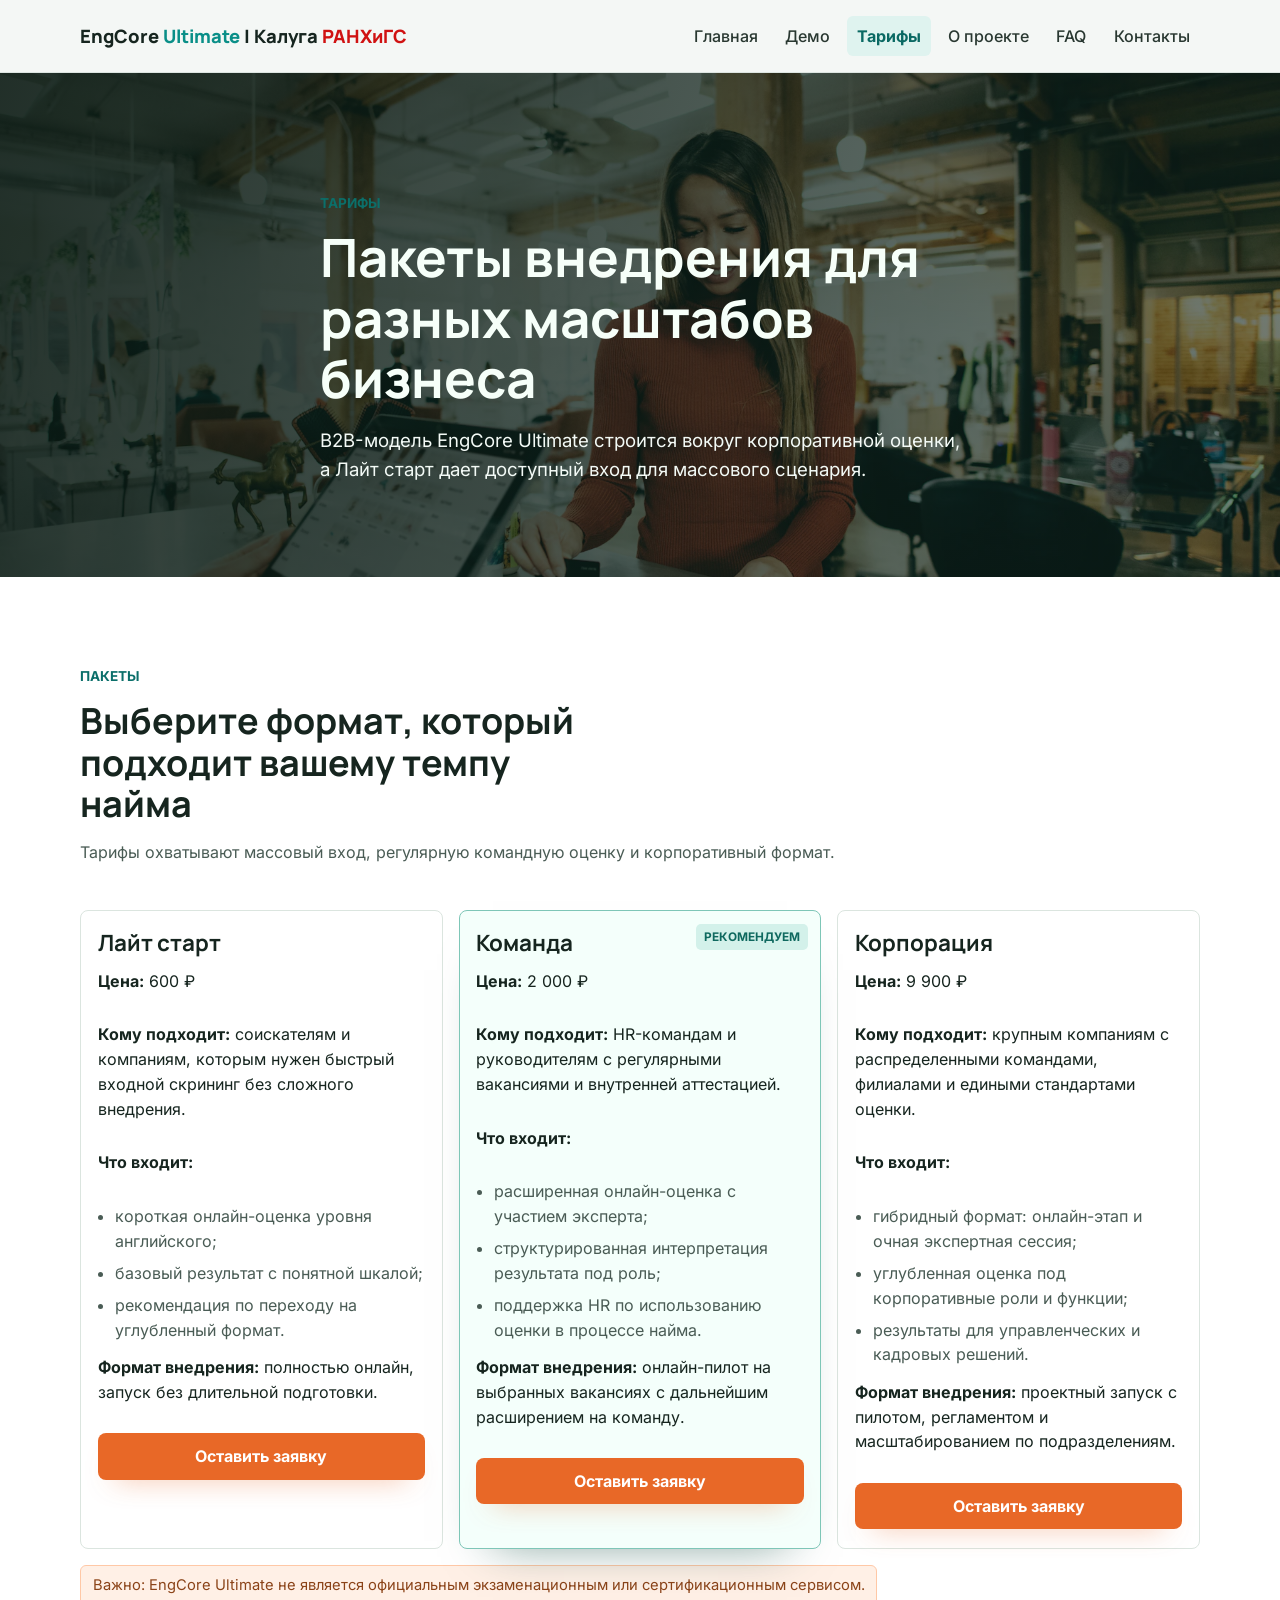
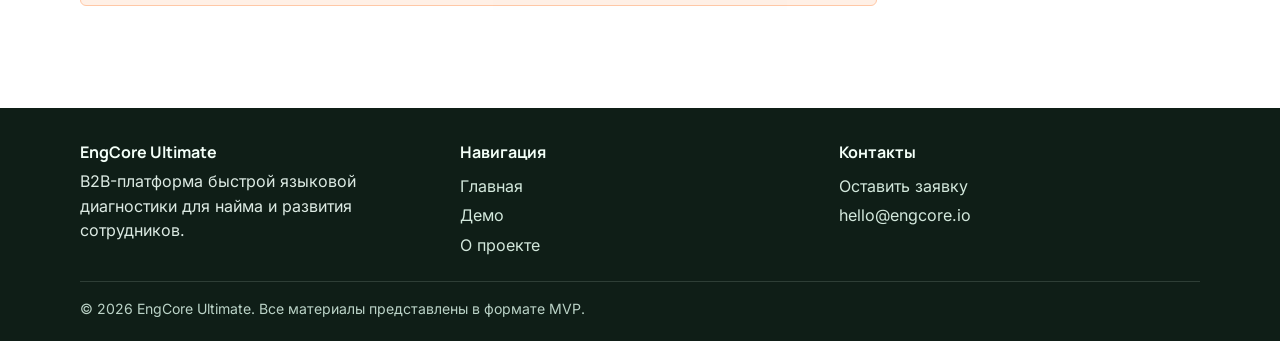
<file: pricing.html>
<!doctype html>
<html lang="ru">
  <head>
    <meta charset="utf-8" />
    <meta name="viewport" content="width=device-width, initial-scale=1" />
    <title>Тарифы — EngCore Ultimate</title>
    <meta
      name="description"
      content="Тарифные пакеты EngCore Ultimate для внедрения быстрой диагностики английского в командах и компаниях."
    />
    <link rel="stylesheet" href="assets/css/styles.css?v=20260410f" />
  </head>
  <body data-page="pricing">
    <header class="site-header">
      <div class="container header-inner">
        <a class="logo" href="index.html">
          <span class="logo-full">
            EngCore <span class="logo-ultimate">Ultimate</span> | Калуга
            <span class="logo-ranhigs">РАНХиГС</span>
          </span>
          <span class="logo-mobile">EngCore | <span class="logo-ranhigs">РАНХиГС</span></span>
        </a>
        <button class="menu-toggle" type="button" aria-expanded="false" aria-controls="primary-nav">Меню</button>
        <nav class="primary-nav" id="primary-nav">
          <a href="index.html" data-page-link="home">Главная</a>
          <a href="demo.html" data-page-link="demo">Демо</a>
          <a href="pricing.html" data-page-link="pricing">Тарифы</a>
          <a href="about.html" data-page-link="about">О проекте</a>
          <a href="faq.html" data-page-link="faq">FAQ</a>
          <a href="contacts.html" data-page-link="contacts">Контакты</a>
        </nav>
      </div>
    </header>

    <main>
      <section
        class="hero hero--short"
        style="
          background-image: linear-gradient(110deg, rgba(10, 25, 18, 0.9), rgba(15, 38, 29, 0.56)),
            url('assets/img/hero-pricing.webp');
          --hero-position: 52% 36%;
          --hero-position-mobile: 70% 42%;
        "
      >
        <div class="container hero__content" data-reveal>
          <span class="eyebrow">Тарифы</span>
          <h1>Пакеты внедрения для разных масштабов бизнеса</h1>
          <p class="lead">
            B2B-модель EngCore Ultimate строится вокруг корпоративной оценки, а Лайт старт дает доступный вход для
            массового сценария.
          </p>
        </div>
      </section>

      <section class="section section--alt">
        <div class="container">
          <div class="section-head" data-reveal>
            <span class="eyebrow">Пакеты</span>
            <h2 class="section-title">Выберите формат, который подходит вашему темпу найма</h2>
            <p class="text-muted">Тарифы охватывают массовый вход, регулярную командную оценку и корпоративный формат.</p>
          </div>

          <div class="pricing-grid">
            <article class="pricing-card" data-reveal>
              <h3>Лайт старт</h3>
              <p><strong>Цена:</strong> 600 ₽</p>
              <p>
                <strong>Кому подходит:</strong> соискателям и компаниям, которым нужен быстрый входной скрининг без
                сложного внедрения.
              </p>
              <p><strong>Что входит:</strong></p>
              <ul>
                <li>короткая онлайн-оценка уровня английского;</li>
                <li>базовый результат с понятной шкалой;</li>
                <li>рекомендация по переходу на углубленный формат.</li>
              </ul>
              <p><strong>Формат внедрения:</strong> полностью онлайн, запуск без длительной подготовки.</p>
              <a class="btn btn-primary" href="contacts.html#lead">Оставить заявку</a>
            </article>

            <article class="pricing-card pricing-card--recommended" data-reveal>
              <span class="pricing-mark">Рекомендуем</span>
              <h3>Команда</h3>
              <p><strong>Цена:</strong> 2 000 ₽</p>
              <p><strong>Кому подходит:</strong> HR-командам и руководителям с регулярными вакансиями и внутренней аттестацией.</p>
              <p><strong>Что входит:</strong></p>
              <ul>
                <li>расширенная онлайн-оценка с участием эксперта;</li>
                <li>структурированная интерпретация результата под роль;</li>
                <li>поддержка HR по использованию оценки в процессе найма.</li>
              </ul>
              <p><strong>Формат внедрения:</strong> онлайн-пилот на выбранных вакансиях с дальнейшим расширением на команду.</p>
              <a class="btn btn-primary" href="contacts.html#lead">Оставить заявку</a>
            </article>

            <article class="pricing-card" data-reveal>
              <h3>Корпорация</h3>
              <p><strong>Цена:</strong> 9 900 ₽</p>
              <p>
                <strong>Кому подходит:</strong> крупным компаниям с распределенными командами, филиалами и едиными
                стандартами оценки.
              </p>
              <p><strong>Что входит:</strong></p>
              <ul>
                <li>гибридный формат: онлайн-этап и очная экспертная сессия;</li>
                <li>углубленная оценка под корпоративные роли и функции;</li>
                <li>результаты для управленческих и кадровых решений.</li>
              </ul>
              <p><strong>Формат внедрения:</strong> проектный запуск с пилотом, регламентом и масштабированием по подразделениям.</p>
              <a class="btn btn-primary" href="contacts.html#lead">Оставить заявку</a>
            </article>
          </div>

          <p class="badge-disclaimer" style="margin-top: 1rem">
            Важно: EngCore Ultimate не является официальным экзаменационным или сертификационным сервисом.
          </p>
        </div>
      </section>
    </main>

    <footer class="site-footer">
      <div class="container footer-grid">
        <div>
          <h4>EngCore Ultimate</h4>
          <p>B2B-платформа быстрой языковой диагностики для найма и развития сотрудников.</p>
        </div>
        <div>
          <h4>Навигация</h4>
          <a href="index.html">Главная</a><br />
          <a href="demo.html">Демо</a><br />
          <a href="about.html">О проекте</a>
        </div>
        <div>
          <h4>Контакты</h4>
          <a href="contacts.html#lead">Оставить заявку</a><br />
          <a href="mailto:hello@engcore.io">hello@engcore.io</a>
        </div>
      </div>
      <div class="container footer-bottom">
        © <span data-current-year></span> EngCore Ultimate. Все материалы представлены в формате MVP.
      </div>
    </footer>

    <script src="assets/js/main.js"></script>
  </body>
</html>
</file>
<file: assets/css/styles.css>
@font-face {
  font-family: "Inter";
  font-style: normal;
  font-display: swap;
  font-weight: 100 900;
  src: url("../fonts/inter-cyrillic-ext-wght-normal.woff2") format("woff2-variations");
  unicode-range: U+0460-052F, U+1C80-1C8A, U+20B4, U+2DE0-2DFF, U+A640-A69F, U+FE2E-FE2F;
}

@font-face {
  font-family: "Inter";
  font-style: normal;
  font-display: swap;
  font-weight: 100 900;
  src: url("../fonts/inter-cyrillic-wght-normal.woff2") format("woff2-variations");
  unicode-range: U+0301, U+0400-045F, U+0490-0491, U+04B0-04B1, U+2116;
}

@font-face {
  font-family: "Inter";
  font-style: normal;
  font-display: swap;
  font-weight: 100 900;
  src: url("../fonts/inter-latin-ext-wght-normal.woff2") format("woff2-variations");
  unicode-range: U+0100-02BA, U+02BD-02C5, U+02C7-02CC, U+02CE-02D7, U+02DD-02FF, U+0304, U+0308, U+0329,
    U+1D00-1DBF, U+1E00-1E9F, U+1EF2-1EFF, U+2020, U+20A0-20AB, U+20AD-20C0, U+2113, U+2C60-2C7F, U+A720-A7FF;
}

@font-face {
  font-family: "Inter";
  font-style: normal;
  font-display: swap;
  font-weight: 100 900;
  src: url("../fonts/inter-latin-wght-normal.woff2") format("woff2-variations");
  unicode-range: U+0000-00FF, U+0131, U+0152-0153, U+02BB-02BC, U+02C6, U+02DA, U+02DC, U+0304, U+0308, U+0329,
    U+2000-206F, U+20AC, U+2122, U+2191, U+2193, U+2212, U+2215, U+FEFF, U+FFFD;
}

@font-face {
  font-family: "Manrope";
  font-style: normal;
  font-display: swap;
  font-weight: 200 800;
  src: url("../fonts/manrope-cyrillic-ext-wght-normal.woff2") format("woff2-variations");
  unicode-range: U+0460-052F, U+1C80-1C8A, U+20B4, U+2DE0-2DFF, U+A640-A69F, U+FE2E-FE2F;
}

@font-face {
  font-family: "Manrope";
  font-style: normal;
  font-display: swap;
  font-weight: 200 800;
  src: url("../fonts/manrope-cyrillic-wght-normal.woff2") format("woff2-variations");
  unicode-range: U+0301, U+0400-045F, U+0490-0491, U+04B0-04B1, U+2116;
}

@font-face {
  font-family: "Manrope";
  font-style: normal;
  font-display: swap;
  font-weight: 200 800;
  src: url("../fonts/manrope-latin-ext-wght-normal.woff2") format("woff2-variations");
  unicode-range: U+0100-02BA, U+02BD-02C5, U+02C7-02CC, U+02CE-02D7, U+02DD-02FF, U+0304, U+0308, U+0329,
    U+1D00-1DBF, U+1E00-1E9F, U+1EF2-1EFF, U+2020, U+20A0-20AB, U+20AD-20C0, U+2113, U+2C60-2C7F, U+A720-A7FF;
}

@font-face {
  font-family: "Manrope";
  font-style: normal;
  font-display: swap;
  font-weight: 200 800;
  src: url("../fonts/manrope-latin-wght-normal.woff2") format("woff2-variations");
  unicode-range: U+0000-00FF, U+0131, U+0152-0153, U+02BB-02BC, U+02C6, U+02DA, U+02DC, U+0304, U+0308, U+0329,
    U+2000-206F, U+20AC, U+2122, U+2191, U+2193, U+2212, U+2215, U+FEFF, U+FFFD;
}

:root {
  --bg-main: #f4f7f5;
  --bg-alt: #ffffff;
  --bg-strong: #132019;
  --text-main: #16251f;
  --text-muted: #4a5c55;
  --line: #d9e2dd;
  --teal: #0a8f88;
  --teal-dark: #0b6f6a;
  --orange: #e86827;
  --orange-soft: #fff0e6;
  --green: #228a47;
  --green-soft: #eaf7ef;
  --radius: 8px;
  --shadow: 0 24px 50px -35px rgba(20, 38, 28, 0.5);
  --container: min(1120px, 92vw);
  --transition: 220ms ease;
}

*,
*::before,
*::after {
  box-sizing: border-box;
}

html {
  scroll-behavior: smooth;
}

body {
  margin: 0;
  font-family: "Inter", "Segoe UI", sans-serif;
  color: var(--text-main);
  background: var(--bg-main);
  line-height: 1.55;
  overflow-x: hidden;
}

img {
  display: block;
  max-width: 100%;
  height: auto;
}

a {
  color: inherit;
  text-decoration: none;
}

p {
  margin: 0 0 1rem;
}

h1,
h2,
h3,
h4 {
  margin: 0 0 1rem;
  font-family: "Manrope", "Inter", sans-serif;
  line-height: 1.15;
  letter-spacing: 0;
}

h1 {
  font-size: 3.3rem;
}

h2 {
  font-size: 2.25rem;
}

h3 {
  font-size: 1.4rem;
}

.container {
  width: var(--container);
  margin-inline: auto;
}

.eyebrow {
  display: inline-block;
  margin-bottom: 0.8rem;
  color: var(--teal-dark);
  font-size: 0.85rem;
  font-weight: 700;
  text-transform: uppercase;
}

.lead {
  font-size: 1.16rem;
  max-width: 60ch;
  color: #f3faf6;
}

.text-muted {
  color: var(--text-muted);
}

.site-header {
  position: sticky;
  top: 0;
  z-index: 25;
  backdrop-filter: blur(10px);
  background: rgba(244, 247, 245, 0.93);
  border-bottom: 1px solid rgba(217, 226, 221, 0.85);
}

.header-inner {
  min-height: 72px;
  display: flex;
  align-items: center;
  justify-content: space-between;
  gap: 1rem;
  position: relative;
}

.logo {
  display: inline-flex;
  align-items: center;
  gap: 0.35rem;
  font-family: "Manrope", "Inter", sans-serif;
  font-weight: 800;
  font-size: 1.15rem;
  line-height: 1.2;
  min-width: 0;
  max-width: 100%;
}

.logo-full,
.logo-mobile {
  display: inline;
}

.logo-mobile {
  display: none !important;
}

.logo-full {
  display: inline !important;
}

.logo .logo-ultimate {
  color: var(--teal);
}

.logo span.logo-ranhigs {
  color: #d01212 !important;
  font-weight: 900;
}

.menu-toggle {
  display: none;
  padding: 0.45rem 0.8rem;
  border: 1px solid var(--line);
  border-radius: 6px;
  background: var(--bg-alt);
  color: var(--text-main);
  font-weight: 600;
  cursor: pointer;
  min-height: 44px;
  min-width: 88px;
  flex-shrink: 0;
}

.primary-nav {
  display: flex;
  align-items: center;
  gap: 0.4rem;
}

.primary-nav a {
  padding: 0.45rem 0.65rem;
  border-radius: 6px;
  color: #293831;
  font-weight: 500;
  transition: background var(--transition), color var(--transition);
}

.primary-nav a:hover,
.primary-nav a:focus-visible {
  background: #ebf2ee;
  color: #102018;
}

.primary-nav a.is-active {
  background: #dff3ef;
  color: #0a6963;
  font-weight: 700;
}

.btn {
  display: inline-flex;
  align-items: center;
  justify-content: center;
  gap: 0.45rem;
  padding: 0.78rem 1.25rem;
  border-radius: var(--radius);
  border: 1px solid transparent;
  font-weight: 700;
  transition: transform var(--transition), box-shadow var(--transition), background var(--transition),
    color var(--transition), border-color var(--transition);
  cursor: pointer;
  text-align: center;
  line-height: 1.2;
  white-space: normal;
}

.btn:focus-visible {
  outline: 3px solid #ffd3b8;
  outline-offset: 2px;
}

.btn-primary {
  background: var(--orange);
  color: #fff;
  box-shadow: 0 14px 28px -18px rgba(232, 104, 39, 0.7);
}

.btn-primary:hover {
  background: #d75f21;
  transform: translateY(-1px);
}

.btn-secondary {
  background: #e3f3ef;
  color: #15574f;
  border-color: #b9dbd3;
}

.btn-secondary:hover {
  background: #d6ece6;
  transform: translateY(-1px);
}

.btn-ghost {
  background: transparent;
  border-color: #accdc5;
  color: #194b43;
}

.btn-ghost:hover {
  background: #e6f3ef;
}

.hero {
  color: #f6fff9;
  min-height: 78vh;
  display: flex;
  align-items: flex-end;
  padding: clamp(3.5rem, 8vh, 5.5rem) 0;
  background-image: linear-gradient(110deg, rgba(10, 25, 18, 0.9), rgba(15, 38, 29, 0.56));
  background-size: cover;
  background-position: var(--hero-position, center);
}

.hero--short {
  min-height: 56vh;
}

.hero__content {
  max-width: 64ch;
}

.hero h1 {
  margin-bottom: 1.05rem;
}

.hero p {
  margin-bottom: 1.35rem;
  max-width: 60ch;
}

.hero-actions {
  display: flex;
  flex-wrap: wrap;
  gap: 0.7rem;
}

.hero-note {
  margin-top: 1rem;
  display: inline-flex;
  align-items: center;
  padding: 0.45rem 0.7rem;
  border: 1px solid rgba(255, 255, 255, 0.24);
  border-radius: 6px;
  font-size: 0.9rem;
  color: #def2e8;
  max-width: 100%;
}

.section {
  padding: clamp(3rem, 7vw, 5.4rem) 0;
}

.section--alt {
  background: var(--bg-alt);
}

.section-title {
  max-width: 22ch;
}

.section-head {
  margin-bottom: clamp(1.8rem, 4vw, 2.8rem);
}

.grid {
  display: grid;
  gap: 1rem;
}

.grid-3 {
  grid-template-columns: repeat(3, minmax(0, 1fr));
}

.grid-2 {
  grid-template-columns: repeat(2, minmax(0, 1fr));
}

.feature {
  background: var(--bg-alt);
  border: 1px solid var(--line);
  border-radius: var(--radius);
  padding: 1.2rem 1.1rem 1.3rem;
  box-shadow: var(--shadow);
  transition: transform var(--transition), border-color var(--transition);
}

.feature:hover {
  transform: translateY(-2px);
  border-color: #c1d4cd;
}

.feature-icon {
  width: 2.2rem;
  height: 2.2rem;
  border-radius: 6px;
  display: inline-flex;
  align-items: center;
  justify-content: center;
  margin-bottom: 0.7rem;
  font-weight: 800;
  font-size: 0.95rem;
}

.feature-icon--teal {
  color: #0f6d66;
  background: #d8f1ed;
}

.feature-icon--orange {
  color: #a34718;
  background: #ffe5d5;
}

.feature-icon--green {
  color: #1f703e;
  background: #ddf2e4;
}

.split {
  display: grid;
  gap: clamp(1.2rem, 3vw, 2rem);
  grid-template-columns: 1.1fr 0.9fr;
  align-items: center;
}

.split--reverse {
  grid-template-columns: 0.9fr 1.1fr;
}

.media {
  border-radius: var(--radius);
  overflow: hidden;
  aspect-ratio: 16 / 10;
  min-height: 0;
  border: 1px solid rgba(26, 41, 32, 0.12);
  box-shadow: var(--shadow);
}

.media img {
  width: 100%;
  height: 100%;
  object-fit: cover;
  object-position: var(--media-position, center);
}

.kpis {
  display: grid;
  grid-template-columns: repeat(3, minmax(0, 1fr));
  gap: 1rem;
}

.kpi {
  background: #fff;
  border: 1px solid var(--line);
  border-radius: 8px;
  padding: 1rem;
}

.kpi strong {
  display: block;
  margin-bottom: 0.35rem;
  font-size: 2rem;
  color: #12473f;
}

.badge-disclaimer {
  display: inline-flex;
  align-items: center;
  padding: 0.48rem 0.72rem;
  border-radius: 6px;
  border: 1px solid #ffc8a6;
  background: var(--orange-soft);
  color: #8b4318;
  font-size: 0.92rem;
}

.cta-band {
  background: var(--bg-strong);
  color: #eaf8f1;
}

.cta-band .section-title,
.cta-band p {
  color: #eaf8f1;
}

.cta-band .badge-disclaimer {
  background: rgba(255, 240, 230, 0.14);
  border-color: rgba(255, 200, 166, 0.6);
  color: #ffd6be;
}

.pricing-grid {
  display: grid;
  gap: 1rem;
  grid-template-columns: repeat(3, minmax(0, 1fr));
}

.pricing-card {
  background: #fff;
  border: 1px solid #dbe5df;
  border-radius: 8px;
  padding: 1.2rem 1.05rem;
  display: flex;
  flex-direction: column;
  gap: 0.8rem;
}

.pricing-card h3 {
  margin-bottom: 0;
}

.pricing-card ul {
  margin: 0;
  padding-left: 1.1rem;
  color: var(--text-muted);
}

.pricing-card li + li {
  margin-top: 0.45rem;
}

.pricing-card--recommended {
  border-color: #7ec6b7;
  background: #f4fffb;
  box-shadow: 0 26px 46px -34px rgba(12, 73, 62, 0.6);
  position: relative;
}

.pricing-mark {
  position: absolute;
  top: 0.8rem;
  right: 0.8rem;
  font-size: 0.74rem;
  font-weight: 700;
  text-transform: uppercase;
  color: #0f695f;
  background: #d3f1ea;
  border-radius: 5px;
  padding: 0.24rem 0.5rem;
}

.faq-list {
  display: grid;
  gap: 0.75rem;
}

.faq-item {
  border-radius: 8px;
  border: 1px solid var(--line);
  background: #fff;
  padding: 0.2rem 0.9rem;
}

.faq-item summary {
  list-style: none;
  cursor: pointer;
  font-weight: 700;
  padding: 0.9rem 0;
}

.faq-item summary::-webkit-details-marker {
  display: none;
}

.faq-item[open] {
  border-color: #b9d4cc;
}

.faq-item p {
  margin-top: 0;
  color: var(--text-muted);
}

.contact-wrap {
  display: grid;
  gap: 1rem;
  grid-template-columns: 1fr 1fr;
}

.contact-meta {
  border: 1px solid var(--line);
  border-radius: 8px;
  background: #fff;
  padding: 1.1rem;
}

.contact-meta h3 {
  margin-bottom: 0.6rem;
}

.contact-meta p + p {
  margin-top: 0.7rem;
}

.lead-form {
  border: 1px solid var(--line);
  border-radius: 8px;
  background: #fff;
  padding: 1.1rem;
}

.form-grid {
  display: grid;
  gap: 0.85rem;
}

.form-grid--two {
  grid-template-columns: 1fr 1fr;
}

label {
  display: grid;
  gap: 0.35rem;
  font-size: 0.95rem;
  color: #33473f;
}

input,
textarea,
select {
  width: 100%;
  border: 1px solid #c6d7d1;
  border-radius: 6px;
  padding: 0.62rem 0.68rem;
  font: inherit;
  color: inherit;
  background: #fff;
}

textarea {
  min-height: 120px;
  resize: vertical;
}

input:focus-visible,
textarea:focus-visible,
select:focus-visible {
  outline: 3px solid #ffd7bd;
  outline-offset: 1px;
}

.form-note {
  margin-top: 0.8rem;
  font-size: 0.88rem;
  color: var(--text-muted);
}

.form-status {
  margin-top: 0.75rem;
  font-size: 0.92rem;
  color: #0a5c4f;
}

.demo-layout {
  display: grid;
  gap: 1rem;
  grid-template-columns: 1fr 1fr;
}

.demo-shell {
  border: 1px solid #c9dad3;
  border-radius: 8px;
  background: #fff;
  padding: 1.1rem;
  box-shadow: var(--shadow);
}

.demo-progress {
  width: 100%;
  height: 10px;
  border-radius: 6px;
  background: #e8efeb;
  overflow: hidden;
}

.demo-progress span {
  display: block;
  width: 0;
  height: 100%;
  background: linear-gradient(90deg, #0c958d, #1ca769);
  transition: width var(--transition);
}

.demo-step {
  margin-top: 0.7rem;
  margin-bottom: 0.4rem;
  color: #41554d;
  font-size: 0.92rem;
}

.demo-question {
  margin-bottom: 1rem;
}

.demo-options {
  display: grid;
  gap: 0.6rem;
}

.demo-option {
  text-align: left;
  padding: 0.7rem 0.8rem;
  border: 1px solid #c6d6cf;
  border-radius: 7px;
  background: #fff;
  color: #274038;
  font: inherit;
  cursor: pointer;
  transition: background var(--transition), border-color var(--transition), transform var(--transition);
}

.demo-option:hover {
  border-color: #9ec0b6;
  background: #f2fbf8;
  transform: translateY(-1px);
}

.demo-option.is-selected {
  border-color: #6ab8a4;
  background: #dff4ed;
  color: #11443c;
  font-weight: 600;
}

.demo-controls {
  margin-top: 1rem;
  display: flex;
  justify-content: space-between;
  gap: 0.6rem;
}

.demo-result {
  margin-top: 1rem;
  border: 1px solid #b8d5cc;
  border-radius: 8px;
  background: #effaf5;
  padding: 1rem;
}

.demo-score {
  font-size: 1.8rem;
  font-family: "Manrope", "Inter", sans-serif;
  font-weight: 800;
  margin-bottom: 0.3rem;
  color: #0f5a4d;
}

.demo-result-actions {
  margin-top: 0.8rem;
  display: flex;
  gap: 0.65rem;
  flex-wrap: wrap;
}

.demo-image {
  border-radius: 8px;
  overflow: hidden;
  border: 1px solid rgba(26, 41, 32, 0.12);
  aspect-ratio: 5 / 4;
}

.demo-image img {
  width: 100%;
  height: 100%;
  object-fit: cover;
  object-position: var(--media-position, center);
}

.site-footer {
  background: #0f1e17;
  color: #dceae3;
  padding-top: 2.2rem;
}

.footer-grid {
  display: grid;
  gap: 1.2rem;
  grid-template-columns: repeat(3, minmax(0, 1fr));
}

.footer-grid h4 {
  margin-bottom: 0.45rem;
  font-size: 1rem;
  color: #f3fff8;
}

.footer-grid a {
  display: inline-flex;
  margin-top: 0.3rem;
  color: #d3e8dc;
}

.footer-grid a:hover {
  color: #ffffff;
}

.footer-bottom {
  border-top: 1px solid rgba(223, 237, 229, 0.15);
  margin-top: 1.4rem;
  padding: 1rem 0 1.3rem;
  font-size: 0.88rem;
  color: #bbd3c7;
}

[data-reveal],
[data-reveal].is-visible {
  opacity: 1;
  transform: none;
}

@media (max-width: 980px) {
  .grid-3,
  .pricing-grid,
  .kpis {
    grid-template-columns: repeat(2, minmax(0, 1fr));
  }

  .split,
  .split--reverse,
  .contact-wrap,
  .demo-layout,
  .footer-grid {
    grid-template-columns: 1fr;
  }

  .split--reverse > :first-child {
    order: 2;
  }

  .split--reverse > :last-child {
    order: 1;
  }
}

@media (max-width: 880px) {
  .header-inner {
    min-height: 68px;
    gap: 0.5rem;
  }

  .logo {
    font-size: 1rem;
    max-width: calc(100% - 120px);
  }

  .logo-full {
    display: none !important;
  }

  .logo-mobile {
    display: inline !important;
  }

  .menu-toggle {
    display: inline-flex;
    align-items: center;
    justify-content: center;
  }

  .primary-nav {
    position: absolute;
    top: calc(100% + 8px);
    left: 0;
    right: 0;
    display: none;
    flex-direction: column;
    align-items: stretch;
    gap: 0.1rem;
    padding: 0.55rem;
    background: #fff;
    border-radius: 8px;
    border: 1px solid #d7e3dd;
    box-shadow: var(--shadow);
    max-height: min(70vh, 420px);
    overflow-y: auto;
    overscroll-behavior: contain;
    z-index: 40;
  }

  .primary-nav.is-open {
    display: flex;
  }

  .primary-nav a {
    min-height: 44px;
    display: flex;
    align-items: center;
    padding: 0.62rem 0.72rem;
  }
}

@media (max-width: 760px) {
  h1 {
    font-size: 2.3rem;
  }

  h2 {
    font-size: 1.8rem;
  }

  h3 {
    font-size: 1.28rem;
  }

  .lead {
    font-size: 1.05rem;
  }

  .section {
    padding: 2.4rem 0;
  }

  .section-head {
    margin-bottom: 1.45rem;
  }

  .hero {
    min-height: 67vh;
    padding: 2.8rem 0;
    background-position: var(--hero-position-mobile, var(--hero-position, center));
  }

  .hero--short {
    min-height: 46vh;
  }

  .hero-actions,
  .demo-result-actions {
    display: grid;
    grid-template-columns: 1fr;
    gap: 0.6rem;
  }

  .hero-actions .btn,
  .demo-result-actions .btn {
    width: 100%;
  }

  .grid-3,
  .grid-2,
  .pricing-grid,
  .kpis,
  .form-grid--two {
    grid-template-columns: 1fr;
  }

  .demo-shell,
  .lead-form,
  .contact-meta,
  .feature,
  .pricing-card,
  .kpi {
    padding: 1rem;
  }
}

@media (prefers-reduced-motion: reduce) {
  *,
  *::before,
  *::after {
    animation: none !important;
    transition: none !important;
    scroll-behavior: auto !important;
  }

  [data-reveal] {
    opacity: 1;
    transform: none;
  }
}
</file>
